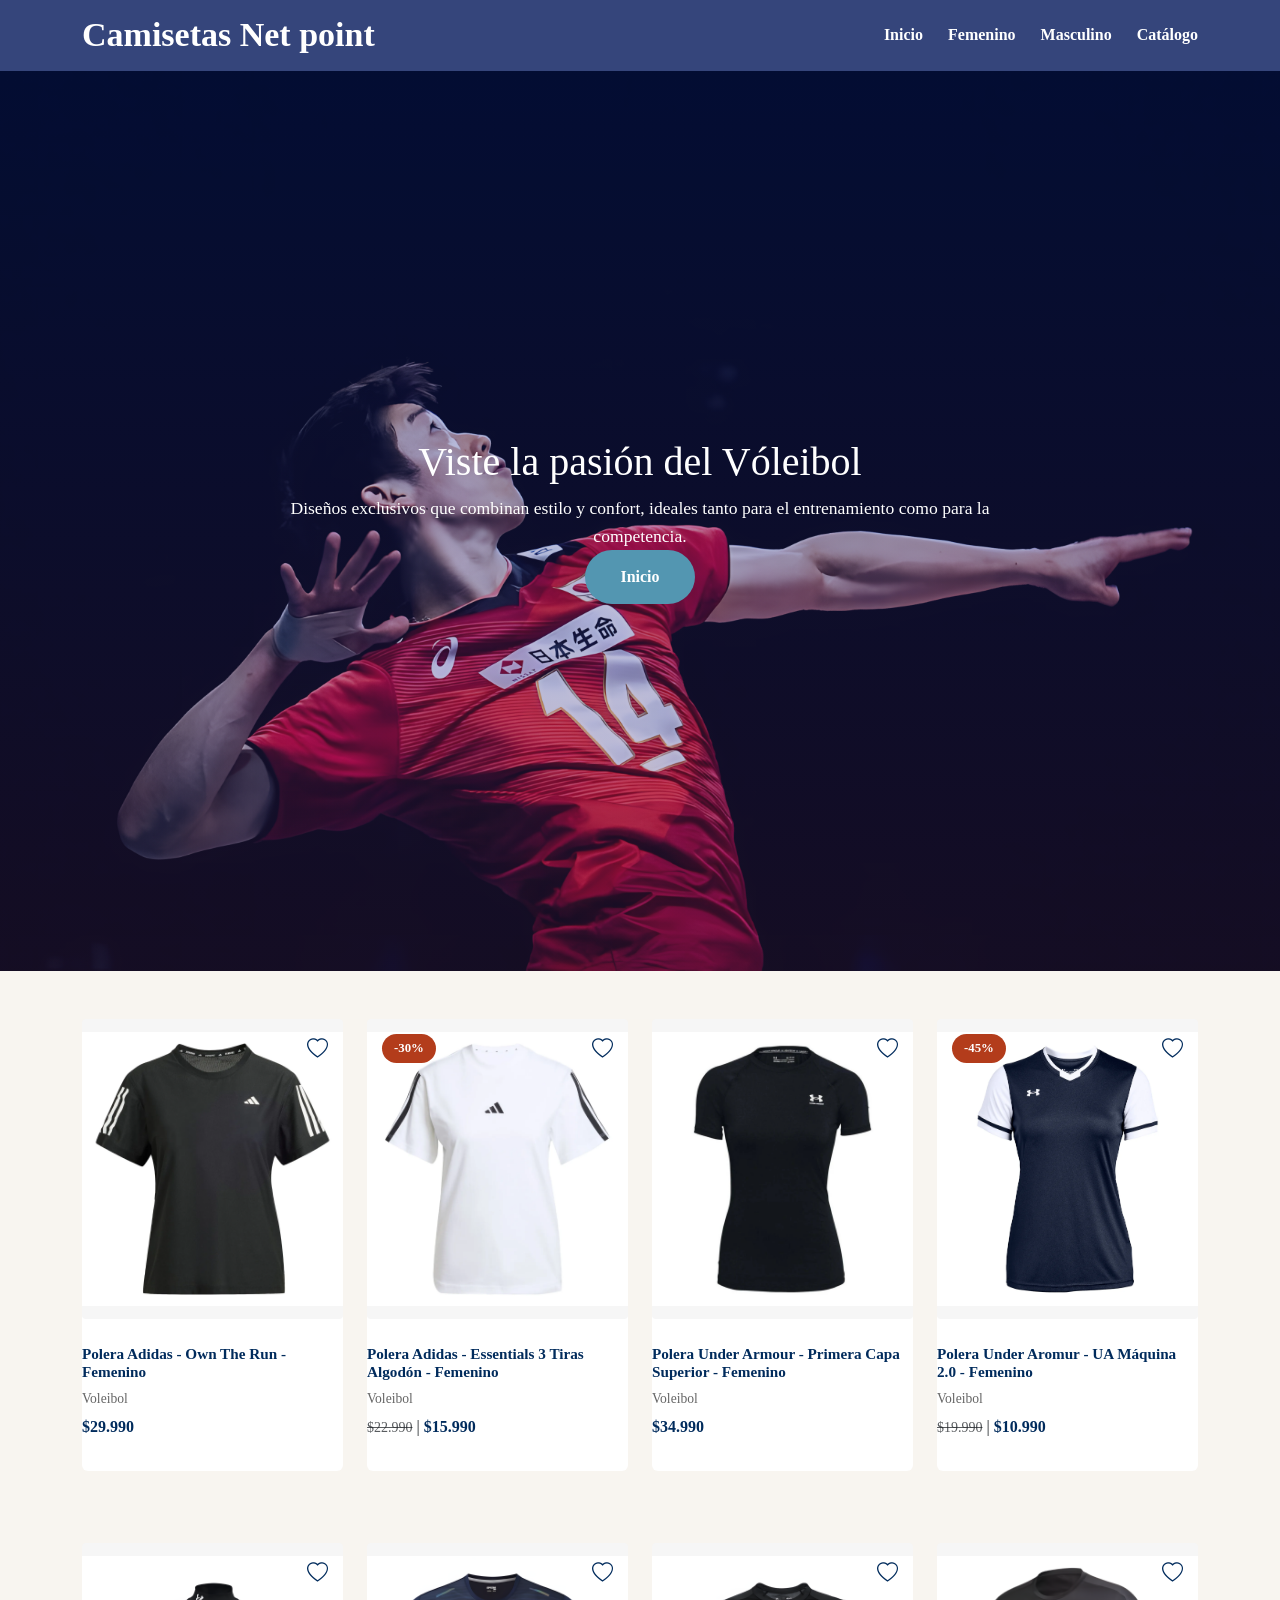
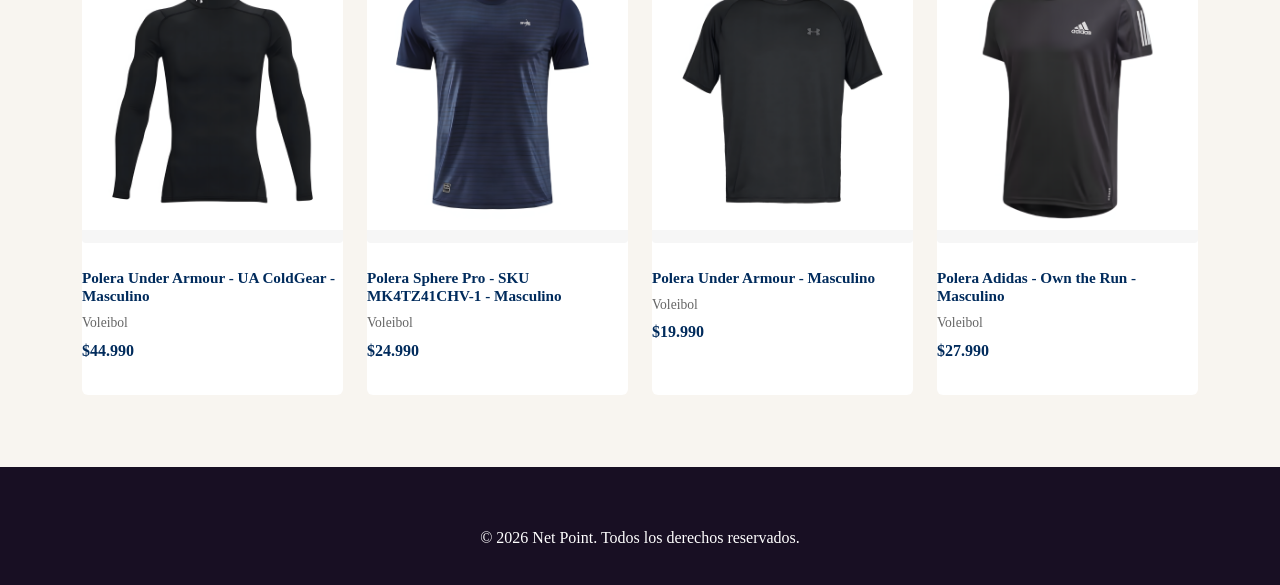
<file: camisetas.html>
<!DOCTYPE html>

<html lang="es">
<head>
    <meta charset="UTF-8">
    <meta name="viewport" content="width=device-width, initial-scale=1.0">
    <title>Camisetas Net Point</title>
     <link
    href="https://cdn.jsdelivr.net/npm/bootstrap@5.3.3/dist/css/bootstrap.min.css"
    rel="stylesheet">
    <!-- Bootstrap Icons -->
    <link rel="stylesheet" href="https://cdn.jsdelivr.net/npm/bootstrap-icons@1.11.0/font/bootstrap-icons.css">
    <!-- Tu CSS personalizado -->
    <link rel="stylesheet" href="css/style.css">
</head>
<body>
    <header class="header">
    <nav class="container nav-container">

      <h1 class="logo">Camisetas Net point</h1>

      <button id="btn-menu" class="btn-menu" aria-label="Abrir menú">
    <i class="bi bi-list"></i> <!-- Cambiado a Bootstrap Icon -->
</button>
      <ul id="menu-links" class="menu-links">
        <li><a href="index.html">Inicio</a></li>
        <li><a href="#Femeninas">Femenino</a></li>
        <li><a href="#Masculinas">Masculino</a></li>
        <li><a href="catalogo.html">Catálogo</a></li>
      </ul>

    </nav>
  </header>

    <section class="hero hero-inicio2">
        <div class="hero-contenido">
            <h1>Viste la pasión del Vóleibol</h1>
            <p>Diseños exclusivos que combinan estilo y confort, ideales tanto para el entrenamiento como para la competencia.</p> 
            <a href="index.html" class="btn2">Inicio</a>
        </div>
    </section>
<section id="Femeninas">
    <div class="container mt-5 mb-5">
        <div class="row">
            
            <!-- Tarjeta 1 -->
            <div class="col-md-3 col-sm-6 mb-4">
                <div class="card h-100 border-0">
                    <!-- Espacio de la foto con el zoom -->
                    <div class="foto-zapa" style="background-image: url('img/polera1.webp');">
                        <i class="bi bi-heart heart-icon"></i>
                    </div>
                    <!-- Info de la zapa -->
                    <div class="card-body px-0">
                        <h5 class="zapa-titulo">Polera Adidas - Own The Run - Femenino</h5>
                        <p class="zapa-cat">Voleibol</p>
                        <p class="zapa-precio">
                            <span class="precio-final">$29.990</span>
                        </p>
                    </div>
                </div>
            </div>

            <!-- Tarjeta 2 -->
            <div class="col-md-3 col-sm-6 mb-4">
                <div class="card h-100 border-0">
                    <!-- Ajusté la ruta de la imagen para que sea igual a la anterior -->
                    <div class="foto-zapa" style="background-image: url('img/polera2.webp');">
                        <span class="badge-desc">-30%</span>
                        <i class="bi bi-heart heart-icon"></i>
                    </div>
                    <div class="card-body px-0">
                        <h5 class="zapa-titulo">Polera Adidas - Essentials 3 Tiras Algodón  - Femenino </h5>
                        <p class="zapa-cat">Voleibol</p>
                        <p class="zapa-precio">
                            <span class="text-muted text-decoration-line-through small">$22.990</span> |
                            <span class="precio-final">$15.990</span>
                        </p>
                    </div>
                </div>
            </div>
            <div class="col-md-3 col-sm-6 mb-4">
                <div class="card h-100 border-0">
                    <!-- Ajusté la ruta de la imagen para que sea igual a la anterior -->
                    <div class="foto-zapa" style="background-image: url('img/polera3.png');">
                        <i class="bi bi-heart heart-icon"></i>
                    </div>
                    <div class="card-body px-0">
                        <h5 class="zapa-titulo">Polera Under Armour - Primera Capa Superior - Femenino </h5>
                        <p class="zapa-cat">Voleibol</p>
                        <p class="zapa-precio">  
                            <span class="precio-final">$34.990</span>
                        </p>
                    </div>
                </div>
            </div>
             <div class="col-md-3 col-sm-6 mb-4">
                <div class="card h-100 border-0">
                    <!-- Ajusté la ruta de la imagen para que sea igual a la anterior -->
                    <div class="foto-zapa" style="background-image: url('img/polera4.webp');">
                        <span class="badge-desc">-45%</span>
                        <i class="bi bi-heart heart-icon"></i>
                    </div>
                    <div class="card-body px-0">
                        <h5 class="zapa-titulo">Polera Under Aromur - UA Máquina 2.0 - Femenino </h5>
                        <p class="zapa-cat">Voleibol</p>
                        <p class="zapa-precio"> 
                             <span class="text-muted text-decoration-line-through small">$19.990</span> | 
                            <span class="precio-final">$10.990</span>
                        </p>
                    </div>
                </div>
            </div>

        </div>
    </div>
</section>
<section id="Masculinas">
    <div class="container mt-5 mb-5">
        <div class="row">
            
            <!-- Tarjeta 1 -->
            <div class="col-md-3 col-sm-6 mb-4">
                <div class="card h-100 border-0">
                    <!-- Espacio de la foto con el zoom -->
                    <div class="foto-zapa" style="background-image: url('img/polera5.png');">
                        <i class="bi bi-heart heart-icon"></i>
                    </div>
                    <!-- Info de la zapa -->
                    <div class="card-body px-0">
                        <h5 class="zapa-titulo">Polera Under Armour - UA ColdGear - Masculino</h5>
                        <p class="zapa-cat">Voleibol</p>
                        <p class="zapa-precio"> 
                            <span class="precio-final">$44.990</span>
                        </p>
                    </div>
                </div>
            </div>

            <!-- Tarjeta 2 -->
            <div class="col-md-3 col-sm-6 mb-4">
                <div class="card h-100 border-0">
                    <!-- Ajusté la ruta de la imagen para que sea igual a la anterior -->
                    <div class="foto-zapa" style="background-image: url('img/polera6.png');">
                        <i class="bi bi-heart heart-icon"></i>
                    </div>
                    <div class="card-body px-0">
                        <h5 class="zapa-titulo">Polera Sphere Pro - SKU MK4TZ41CHV-1 - Masculino</h5>
                        <p class="zapa-cat">Voleibol</p>
                        <p class="zapa-precio"> 
                            <span class="precio-final">$24.990</span>
                        </p>
                    </div>
                </div>
            </div>
            <div class="col-md-3 col-sm-6 mb-4">
                <div class="card h-100 border-0">
                    <div class="foto-zapa" style="background-image: url('img/polera7.png');">
                        <i class="bi bi-heart heart-icon"></i>
                    </div>
                    <div class="card-body px-0">
                        <h5 class="zapa-titulo">Polera Under Armour - Masculino </h5>
                        <p class="zapa-cat">Voleibol</p>
                        <p class="zapa-precio"> 
                            <span class="precio-final">$19.990</span>
                        </p>
                    </div>
                </div>
            </div>
             <div class="col-md-3 col-sm-6 mb-4">
                <div class="card h-100 border-0">
                    <!-- Ajusté la ruta de la imagen para que sea igual a la anterior -->
                    <div class="foto-zapa" style="background-image: url('img/polera8.png');">
                        <i class="bi bi-heart heart-icon"></i>
                    </div>
                    <div class="card-body px-0">
                        <h5 class="zapa-titulo">Polera Adidas - Own the Run - Masculino </h5>
                        <p class="zapa-cat">Voleibol</p>
                        <p class="zapa-precio"> 
                            <span class="precio-final">$27.990</span>
                        </p>
                    </div>
                </div>
            </div>

        </div>
    </div>
</section> 


<footer class="footer">

    <p class="mt-4 mb-0">
      &copy; 2026 Net Point. Todos los derechos reservados.
    </p>
  </footer>
<!-- LUEGO LOS SCRIPTS -->
<script src="https://cdn.jsdelivr.net/npm/bootstrap@5.3.0/dist/js/bootstrap.bundle.min.js"></script>
<script src="js/app2.js"></script>


</body>
</html>
</file>
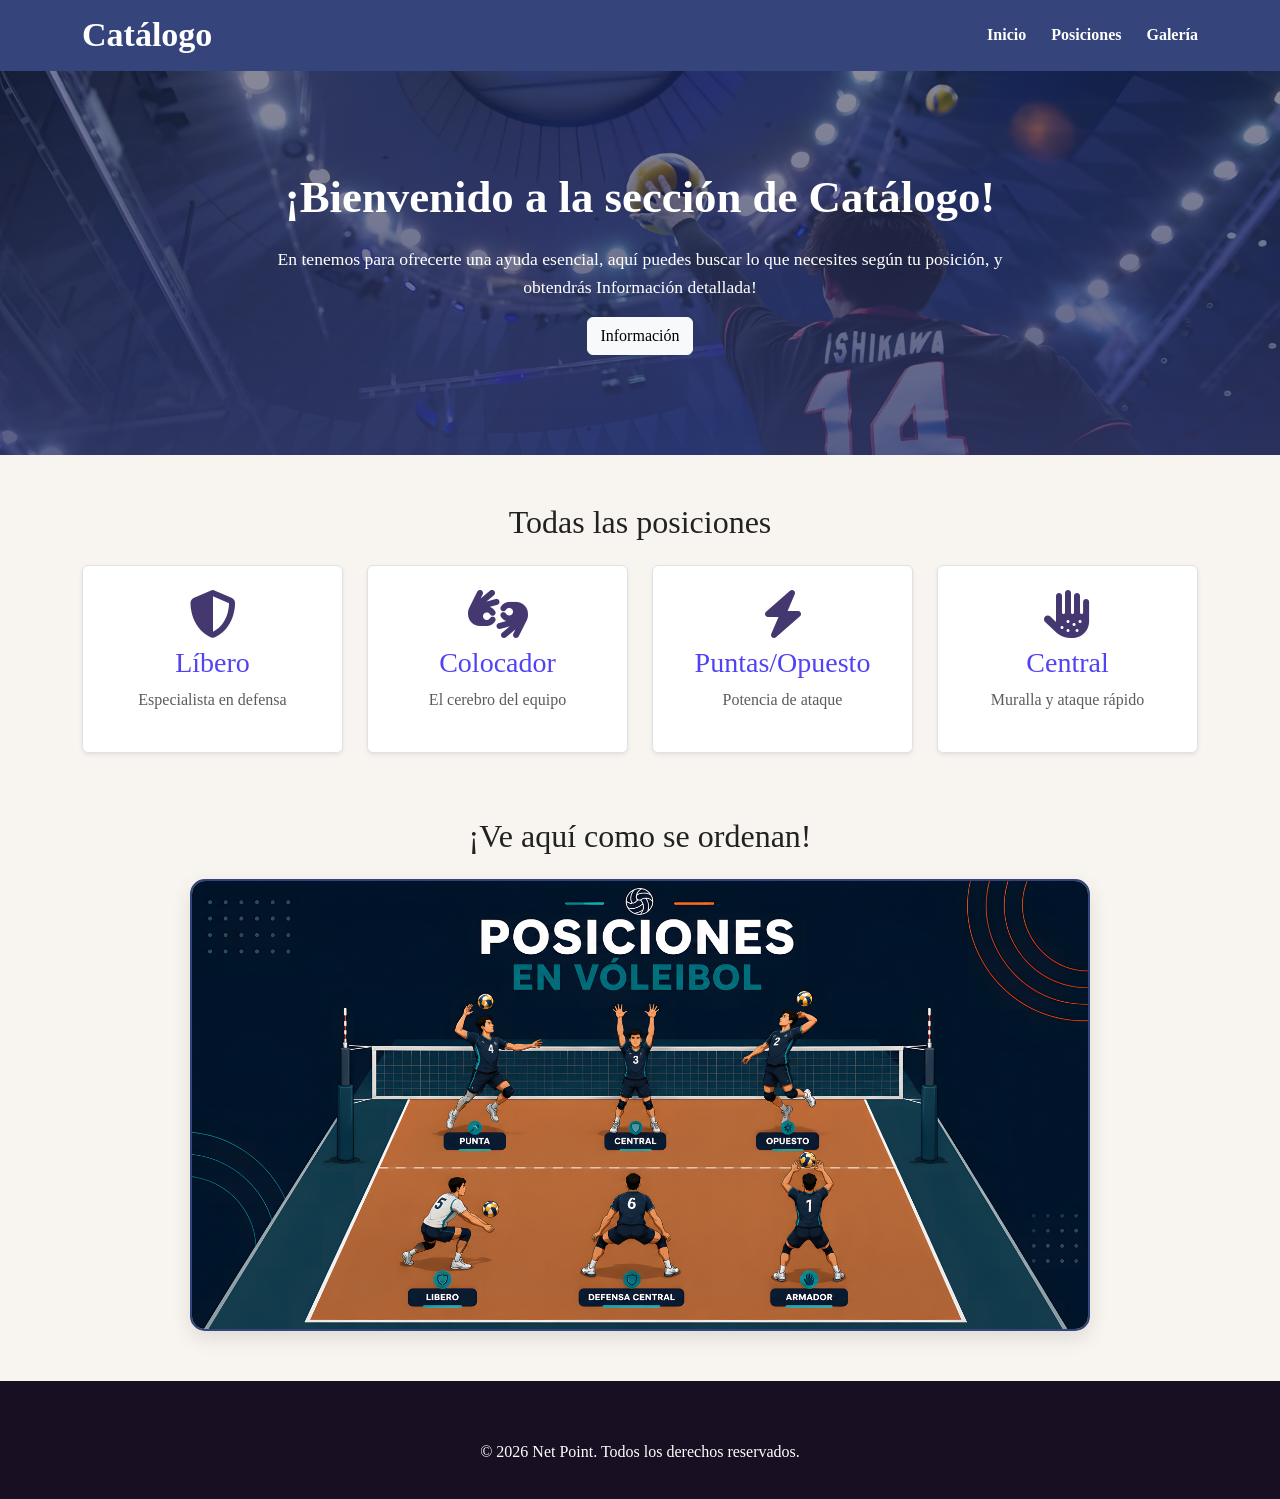
<file: catalogo.html>
<!DOCTYPE html>
<html lang="es">
<head>
  <meta charset="UTF-8" />

  <meta name="viewport" content="width=device-width, initial-scale=1.0" />

  <title>Catalogo Net Point</title>

  <!-- Bootstrap CSS -->
  <link
    href="https://cdn.jsdelivr.net/npm/bootstrap@5.3.3/dist/css/bootstrap.min.css"
    rel="stylesheet"
  />

  <!-- Font Awesome para iconos -->
  <link
    rel="stylesheet"
    href="https://cdnjs.cloudflare.com/ajax/libs/font-awesome/6.5.1/css/all.min.css"
  />

  <!-- CSS propio -->
  <link rel="stylesheet" href="css/style.css" />
</head>

<body>
    <header class="header2">
    <nav class="container nav-container2">

      <h1 class="logo">Catálogo</h1>

      <button id="btn-menu2" class="btn-menu2" aria-label="Abrir menú">
        <i class="fa-solid fa-bars"></i>
      </button>

      <ul id="menu-links2" class="menu-links2">
        <li><a href="index.html">Inicio</a></li>
        <li><a href="#Posiciones">Posiciones</a></li>
        <li><a href="#galeria2">Galería</a></li>
      </ul>

    </nav>
  </header>
   <main>

    <!-- HERO -->
    <section id="Inicio2" class="hero2">
      <div class="container2">
        <h2>¡Bienvenido a la sección de Catálogo!</h2>

        <p>
          En tenemos para ofrecerte una ayuda esencial, aquí puedes buscar lo que necesites según tu posición, y obtendrás Información detallada!
        </p>

        <a href="#Info" class="btn btn-light mt-3">
          Información
        </a>
      </div>
    </section>
    <section id="Posiciones" class="container my-5">
      <h2 class="text-center mb-4">Todas las posiciones</h2>
<div class="row text-center">
  <!-- Tarjeta Libero -->
  <div class="col-md-3 mb-3">
    <a href="libero.html" class="text-decoration-none">
      <div class="card-posicion p-4 border rounded shadow-sm">
        <i class="fa-solid fa-shield-halved fa-3x mb-2"></i>
        <h3>Líbero</h3>
        <p class="text-muted">Especialista en defensa</p>
      </div>
    </a>
  </div>

  <!-- Tarjeta Colocador -->
  <div class="col-md-3 mb-3">
    <a href="colocador.html" class="text-decoration-none">
      <div class="card-posicion p-4 border rounded shadow-sm">
        <i class="fa-solid fa-hands-asl-interpreting fa-3x mb-2"></i>
        <h3>Colocador</h3>
        <p class="text-muted">El cerebro del equipo</p>
      </div>
    </a>
  </div>

  <!-- Tarjeta Puntas -->
  <div class="col-md-3 mb-3">
    <a href="punta.html" class="text-decoration-none">
      <div class="card-posicion p-4 border rounded shadow-sm">
        <i class="fa-solid fa-bolt fa-3x mb-2"></i>
        <h3>Puntas/Opuesto</h3>
        <p class="text-muted">Potencia de ataque</p>
      </div>
    </a>
  </div>
<div class="col-md-3 mb-3">
  <a href="centrales.html" class="text-decoration-none">
    <div class="card-posicion p-4 border rounded shadow-sm">
      <i class="fa-solid fa-hand-dots fa-3x mb-2"></i>
      <h3>Central</h3>
      <p class="text-muted">Muralla y ataque rápido</p>
    </div>
  </a>
</div>
</section>
<section id="Info">
 <section id="galeria2">
<h2 class="text-center mb-4">¡Ve aquí como se ordenan!</h2>
 <div class="container text-center mt-4">
    <img src="img/posicioness.png" alt="Esquema de posiciones" class="img-fluid esquema-posiciones">
</div>
 </div>
 </section>
 </section>
</main>
 <footer class="footer">
    <p class="mt-4 mb-0">
      &copy; 2026 Net Point. Todos los derechos reservados.
    </p>
  </footer>
  </body>
  </html>
</file>
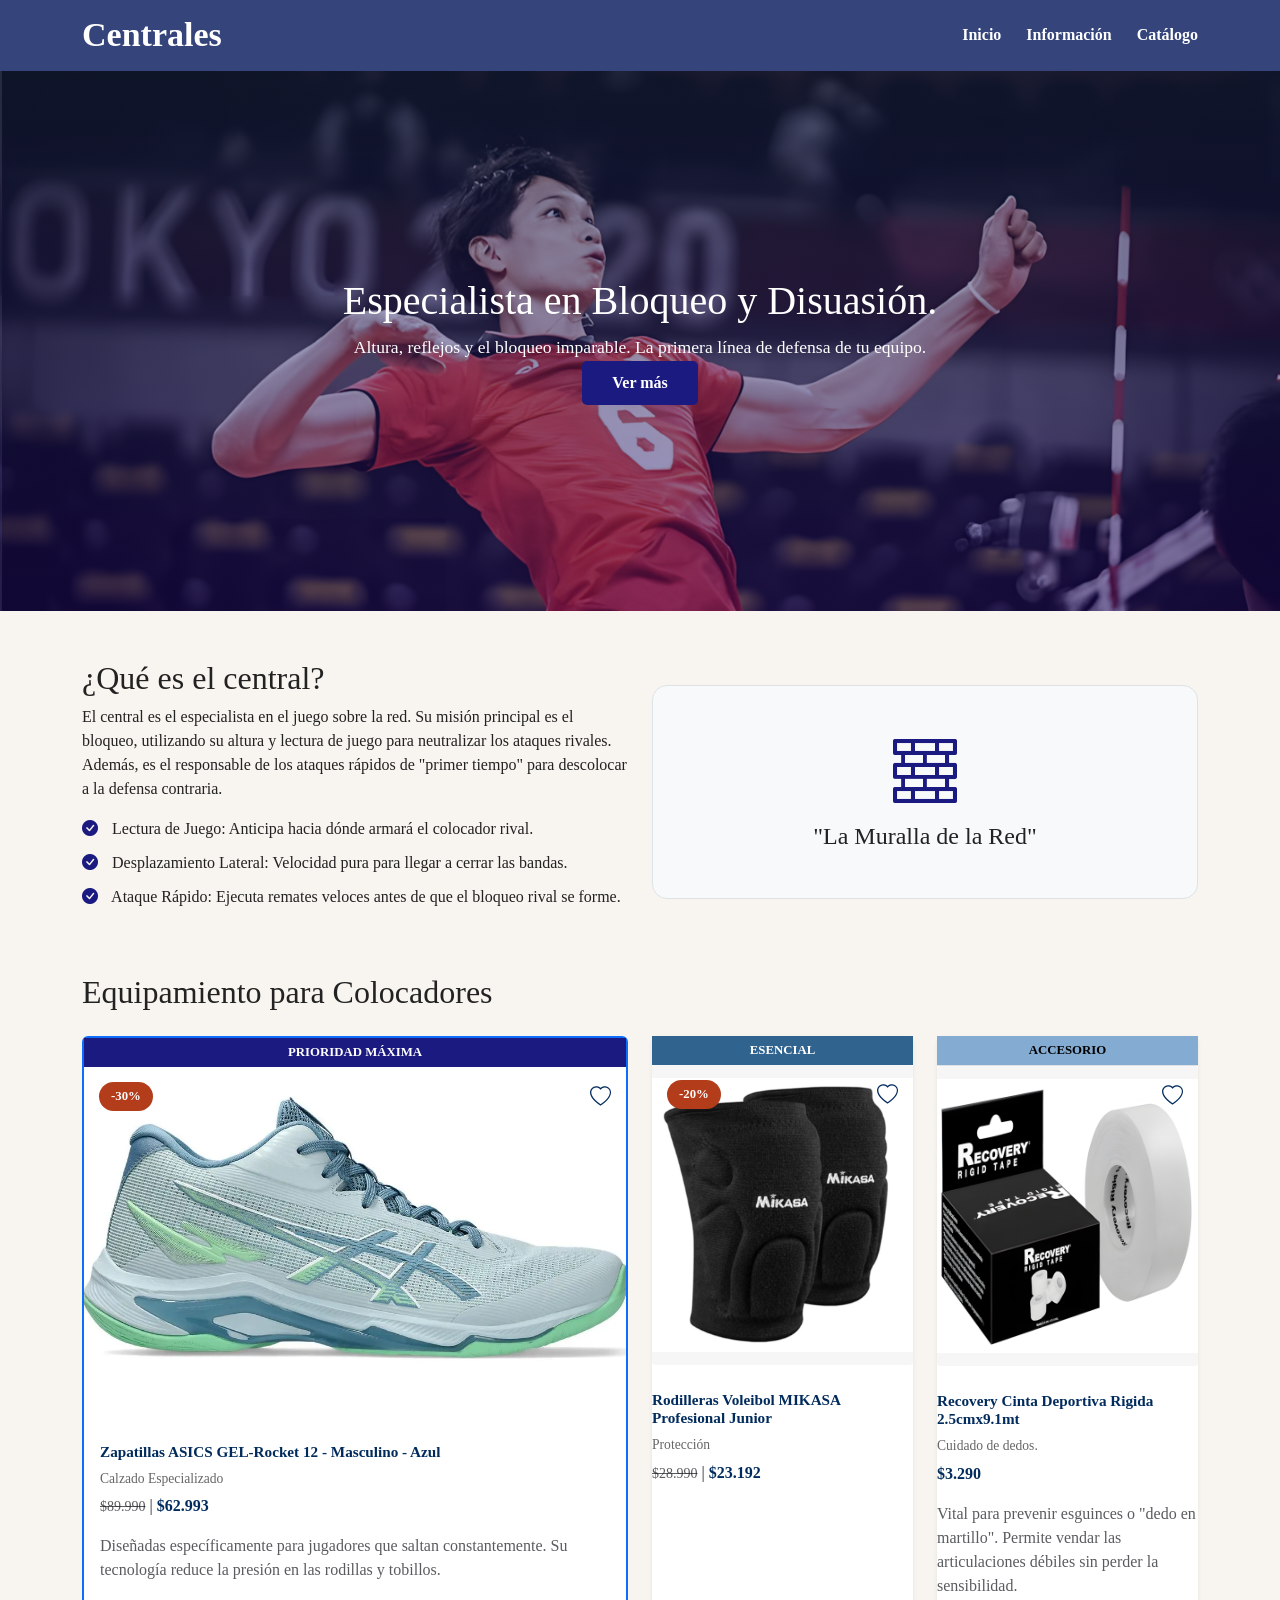
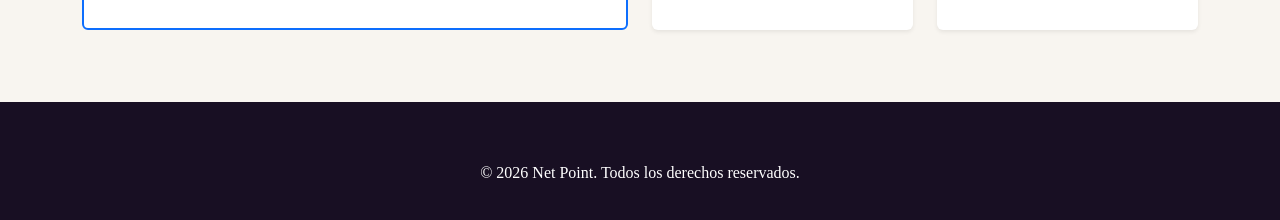
<file: centrales.html>
<!DOCTYPE html>

<html lang="es">
<head>
    <meta charset="UTF-8">
    <meta name="viewport" content="width=device-width, initial-scale=1.0">
    <title>Centrales</title>
     <link
    href="https://cdn.jsdelivr.net/npm/bootstrap@5.3.3/dist/css/bootstrap.min.css"
    rel="stylesheet">
    <!-- Bootstrap Icons -->
    <link rel="stylesheet" href="https://cdn.jsdelivr.net/npm/bootstrap-icons@1.11.0/font/bootstrap-icons.css">
    <!-- Tu CSS personalizado -->
    <link rel="stylesheet" href="css/style.css">
</head>
<body>
    <header class="header">
    <nav class="container nav-container">

      <h1 class="logo">Centrales</h1>

      <button id="btn-menu" class="btn-menu" aria-label="Abrir menú">
    <i class="bi bi-list"></i> <!-- Cambiado a Bootstrap Icon -->
</button>
      <ul id="menu-links" class="menu-links">
        <li><a href="index.html">Inicio</a></li>
        <li><a href="#InfoLibero">Información</a></li>
        <li><a href="catalogo.html">Catálogo</a></li>
      </ul>

    </nav>
  </header>

  <!-- SECCIÓN HERO LÍBERO -->
<section class="hero hero-central">
    <div class="hero-contenido-libero">
        <h1>Especialista en Bloqueo y Disuasión.</h1>
        <p>Altura, reflejos y el bloqueo imparable. La primera línea de defensa de tu equipo.</p> 
        <a href="#InfoLibero" class="btn-libero">Ver más</a>
    </div>
</section>

<!-- INFORMACIÓN DE LA POSICIÓN -->
<section id="InfoLibero" class="container mt-5">
    <div class="row align-items-center">
        <div class="col-lg-6">
            <h2 class="titulo-posicion">¿Qué es el central?</h2>
            <p class="descripcion-posicion">El central es el especialista en el juego sobre la red. Su misión principal es el bloqueo, utilizando su altura y lectura de juego para neutralizar los ataques rivales. Además, es el responsable de los ataques rápidos de "primer tiempo" para descolocar a la defensa contraria.</p>
            <ul class="lista-caracteristicas">
                <li><i class="bi bi-check-circle-fill"></i> Lectura de Juego: Anticipa hacia dónde armará el colocador rival.</li>
                <li><i class="bi bi-check-circle-fill"></i> Desplazamiento Lateral: Velocidad pura para llegar a cerrar las bandas.</li>
                <li><i class="bi bi-check-circle-fill"></i> Ataque Rápido: Ejecuta remates veloces antes de que el bloqueo rival se forme.</li>
            </ul>
        </div>
        <div class="col-lg-6 text-center">
           <div class="box-destacado">
    <i class="bi bi-bricks"></i>
    <h4>"La Muralla de la Red"</h4>
</div>
        </div>
    </div>
</section>

<!-- EQUIPAMIENTO POR JERARQUÍA -->
<section id="EquipamientoLibero" class="container mt-5 mb-5">
    <div class="row">
        <h2 class="mb-4">Equipamiento para Colocadores</h2>
        
        <!-- PRIORIDAD 1: ALTA (MÁS IMPORTANTE) -->
        <!-- Ocupa col-md-6 para destacar visualmente sobre el resto -->
        <div class="col-md-6 mb-4">
            <div class="card h-100 border-primary tarjeta-prioridad-alta">
                <div class="prioridad-label-alta">Prioridad Máxima</div>
                <div class="foto-zapa" style="background-image: url('img/image-8.webp'); height: 350px;">
                    <span class="badge-desc">-30%</span>
                    <i class="bi bi-heart heart-icon"></i>
                </div>
                <div class="card-body">
                    <h4 class="zapa-titulo">Zapatillas ASICS GEL-Rocket 12 - Masculino - Azul </h4>
                    <p class="zapa-cat">Calzado Especializado</p>
                    <p class="zapa-precio">
                    <span class="text-muted text-decoration-line-through small">$89.990</span> | 
                        <span class="precio-final">$62.993</span>
                    </p>
                    <p class="mt-2 text-muted">Diseñadas específicamente para jugadores que saltan constantemente. Su tecnología reduce la presión en las rodillas y tobillos.</p>
                </div>
            </div>
        </div>

        <!-- PRIORIDAD 2: MEDIA -->
        <div class="col-md-3 col-sm-6 mb-4">
            <div class="card h-100 border-0 shadow-sm">
               <div class="prioridad-label-media">Esencial</div>
                <div class="foto-zapa" style="background-image: url('img/rodilleras.png');">
                    <span class="badge-desc">-20%</span>
                    <i class="bi bi-heart heart-icon"></i>
                </div>
                <div class="card-body px-0">
                    <h5 class="zapa-titulo">Rodilleras Voleibol MIKASA Profesional Junior</h5>
                    <p class="zapa-cat">Protección</p>
                    <p class="zapa-precio">
                        <span class="text-muted text-decoration-line-through small">$28.990</span> | 
                        <span class="precio-final">$23.192</span>
                    </p>
                </div>
            </div>
        </div>

        <!-- PRIORIDAD 3: BAJA -->
        <div class="col-md-3 col-sm-6 mb-4">
            <div class="card h-100 border-0 shadow-sm">
              <div class="prioridad-label-baja">Accesorio</div>
                <div class="foto-zapa" style="background-image: url('img/tapes.png');">
                    <i class="bi bi-heart heart-icon"></i>
                </div>
                <div class="card-body px-0">
                    <h5 class="zapa-titulo">Recovery Cinta Deportiva Rigida 2.5cmx9.1mt</h5>
                    <p class="zapa-cat">Cuidado de dedos.</p>
                    <p class="zapa-precio">
                        <span class="precio-final">$3.290</span>
                    </p>
                    <p class="mt-2 text-muted">Vital para prevenir esguinces o "dedo en martillo". Permite vendar las articulaciones débiles sin perder la sensibilidad.</p>
                </div>
            </div>
        </div>

    </div>
</section>
<footer class="footer">

    <p class="mt-4 mb-0">
      &copy; 2026 Net Point. Todos los derechos reservados.
    </p>
  </footer>
<!-- LUEGO LOS SCRIPTS -->
<script src="https://cdn.jsdelivr.net/npm/bootstrap@5.3.0/dist/js/bootstrap.bundle.min.js"></script>
<script src="js/app2.js"></script>


</body>
</html>
</file>
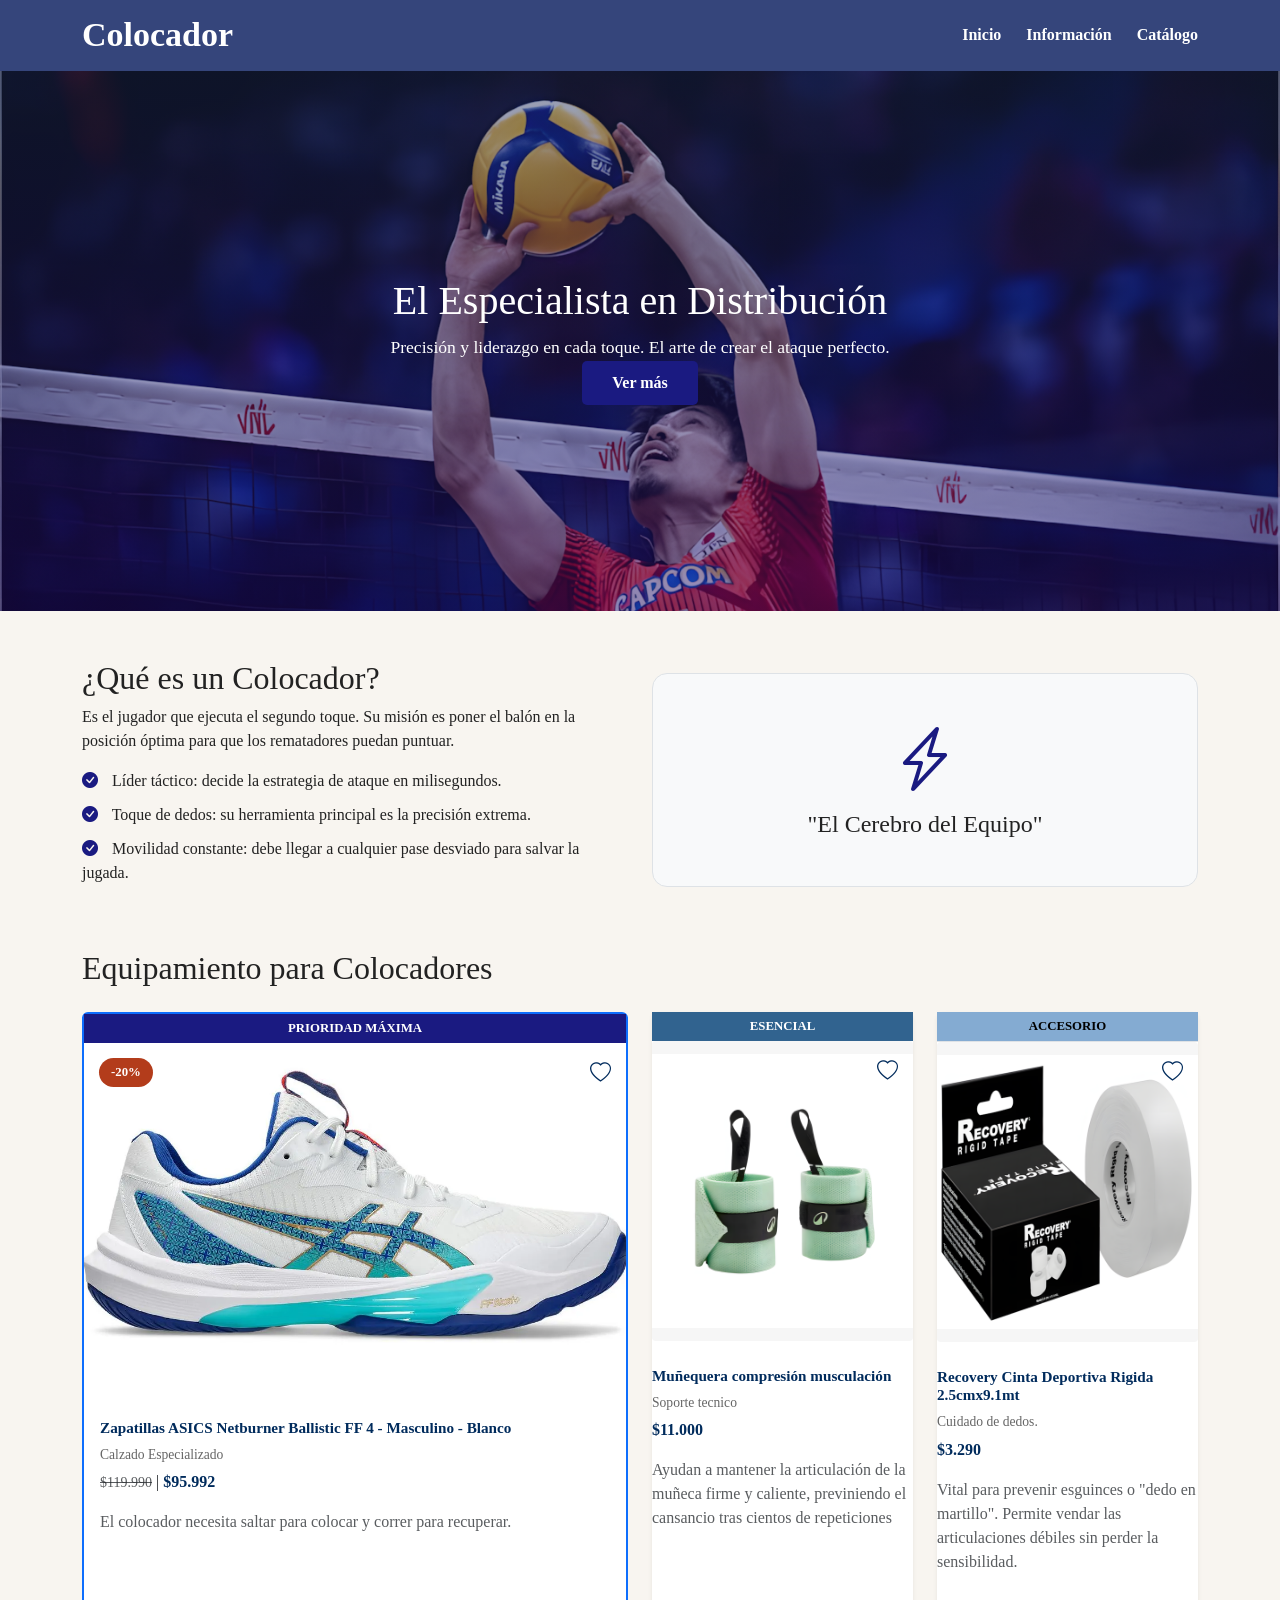
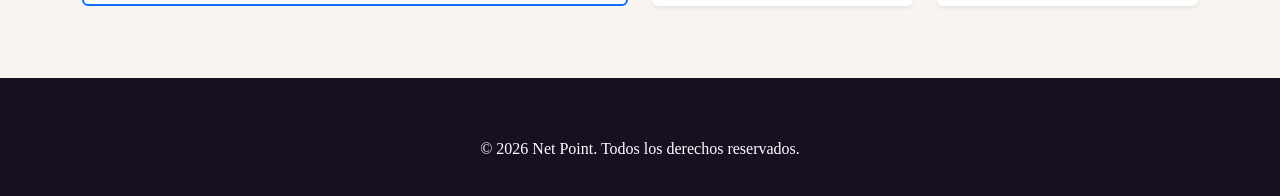
<file: colocador.html>
<!DOCTYPE html>

<html lang="es">
<head>
    <meta charset="UTF-8">
    <meta name="viewport" content="width=device-width, initial-scale=1.0">
    <title>Colocador</title>
     <link
    href="https://cdn.jsdelivr.net/npm/bootstrap@5.3.3/dist/css/bootstrap.min.css"
    rel="stylesheet">
    <!-- Bootstrap Icons -->
    <link rel="stylesheet" href="https://cdn.jsdelivr.net/npm/bootstrap-icons@1.11.0/font/bootstrap-icons.css">
    <!-- Tu CSS personalizado -->
    <link rel="stylesheet" href="css/style.css">
</head>
<body>
    <header class="header">
    <nav class="container nav-container">

      <h1 class="logo">Colocador</h1>

      <button id="btn-menu" class="btn-menu" aria-label="Abrir menú">
    <i class="bi bi-list"></i> <!-- Cambiado a Bootstrap Icon -->
</button>
      <ul id="menu-links" class="menu-links">
        <li><a href="index.html">Inicio</a></li>
        <li><a href="#InfoLibero">Información</a></li>
        <li><a href="catalogo.html">Catálogo</a></li>
      </ul>

    </nav>
  </header>

  <!-- SECCIÓN HERO LÍBERO -->
<section class="hero hero-colocador">
    <div class="hero-contenido-libero">
        <h1>El Especialista en Distribución</h1>
        <p>Precisión y liderazgo en cada toque. El arte de crear el ataque perfecto.</p> 
        <a href="#InfoLibero" class="btn-libero">Ver más</a>
    </div>
</section>

<!-- INFORMACIÓN DE LA POSICIÓN -->
<section id="InfoLibero" class="container mt-5">
    <div class="row align-items-center">
        <div class="col-lg-6">
            <h2 class="titulo-posicion">¿Qué es un Colocador?</h2>
            <p class="descripcion-posicion">Es el jugador que ejecuta el segundo toque. Su misión es poner el balón en la posición óptima para que los rematadores puedan puntuar.</p>
            <ul class="lista-caracteristicas">
                <li><i class="bi bi-check-circle-fill"></i> Líder táctico: decide la estrategia de ataque en milisegundos.</li>
                <li><i class="bi bi-check-circle-fill"></i> Toque de dedos: su herramienta principal es la precisión extrema.</li>
                <li><i class="bi bi-check-circle-fill"></i> Movilidad constante: debe llegar a cualquier pase desviado para salvar la jugada.</li>
            </ul>
        </div>
        <div class="col-lg-6 text-center">
            <div class="box-destacado">
    <i class="bi bi-lightning-charge"></i>
    <h4>"El Cerebro del Equipo"</h4>
</div>
        </div>
    </div>
</section>

<!-- EQUIPAMIENTO POR JERARQUÍA -->
<section id="EquipamientoLibero" class="container mt-5 mb-5">
    <div class="row">
        <h2 class="mb-4">Equipamiento para Colocadores</h2>
        
        <!-- PRIORIDAD 1: ALTA (MÁS IMPORTANTE) -->
        <!-- Ocupa col-md-6 para destacar visualmente sobre el resto -->
        <div class="col-md-6 mb-4">
            <div class="card h-100 border-primary tarjeta-prioridad-alta">
                <div class="prioridad-label-alta">Prioridad Máxima</div>
                <div class="foto-zapa" style="background-image: url('img/image-6.webp'); height: 350px;">
                    <span class="badge-desc">-20%</span>
                    <i class="bi bi-heart heart-icon"></i>
                </div>
                <div class="card-body">
                    <h4 class="zapa-titulo">Zapatillas ASICS Netburner Ballistic FF 4 - Masculino - Blanco</h4>
                    <p class="zapa-cat">Calzado Especializado</p>
                    <p class="zapa-precio">
                        <span class="text-muted text-decoration-line-through small">$119.990</span> | 
                        <span class="precio-final">$95.992</span>
                    </p>
                    <p class="mt-2 text-muted">El colocador necesita saltar para colocar y correr para recuperar.</p>
                </div>
            </div>
        </div>

        <!-- PRIORIDAD 2: MEDIA -->
        <div class="col-md-3 col-sm-6 mb-4">
            <div class="card h-100 border-0 shadow-sm">
                <div class="prioridad-label-media">Esencial</div>
                <div class="foto-zapa" style="background-image: url('img/muniequera.png');">
                    <i class="bi bi-heart heart-icon"></i>
                </div>
                <div class="card-body px-0">
                    <h5 class="zapa-titulo">Muñequera compresión musculación</h5>
                    <p class="zapa-cat">Soporte tecnico</p>
                    <p class="zapa-precio"> 
                        <span class="precio-final">$11.000</span>
                    </p>
                    <p class="mt-2 text-muted">Ayudan a mantener la articulación de la muñeca firme y caliente, previniendo el cansancio tras cientos de repeticiones</p>
                </div>
            </div>
        </div>

        <!-- PRIORIDAD 3: BAJA -->
        <div class="col-md-3 col-sm-6 mb-4">
            <div class="card h-100 border-0 shadow-sm">
                <div class="prioridad-label-baja">Accesorio</div>
                <div class="foto-zapa" style="background-image: url('img/tapes.png');">
                    <i class="bi bi-heart heart-icon"></i>
                </div>
                <div class="card-body px-0">
                    <h5 class="zapa-titulo">Recovery Cinta Deportiva Rigida 2.5cmx9.1mt</h5>
                    <p class="zapa-cat">Cuidado de dedos.</p>
                    <p class="zapa-precio">
                        <span class="precio-final">$3.290</span>
                    </p>
                    <p class="mt-2 text-muted">Vital para prevenir esguinces o "dedo en martillo". Permite vendar las articulaciones débiles sin perder la sensibilidad.</p>
                </div>
            </div>
        </div>

    </div>
</section>
<footer class="footer">

    <p class="mt-4 mb-0">
      &copy; 2026 Net Point. Todos los derechos reservados.
    </p>
  </footer>
<!-- LUEGO LOS SCRIPTS -->
<script src="https://cdn.jsdelivr.net/npm/bootstrap@5.3.0/dist/js/bootstrap.bundle.min.js"></script>
<script src="js/app2.js"></script>


</body>
</html>
</file>
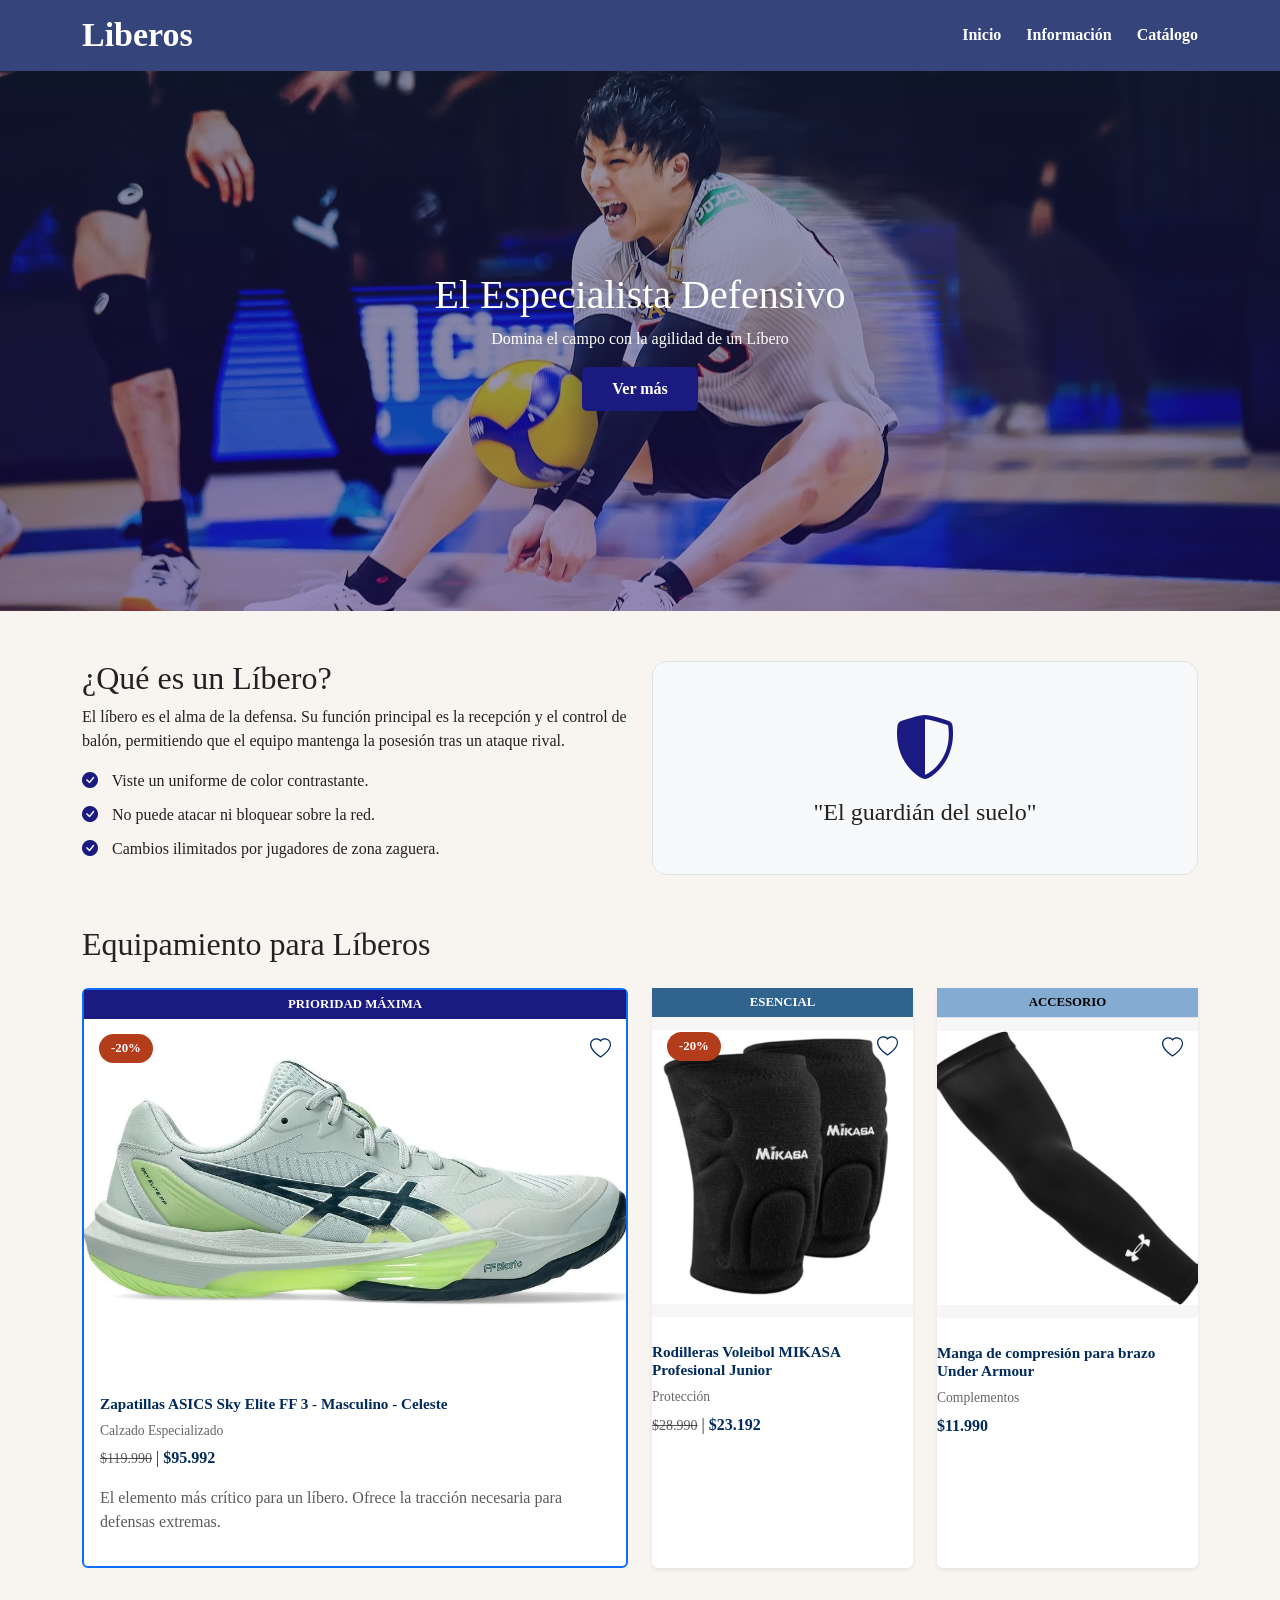
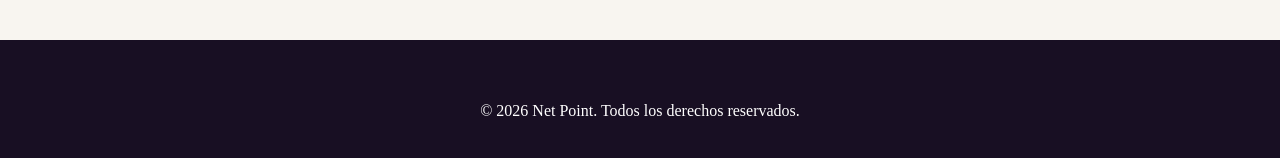
<file: Libero.html>
<!DOCTYPE html>

<html lang="es">
<head>
    <meta charset="UTF-8">
    <meta name="viewport" content="width=device-width, initial-scale=1.0">
    <title>Liberos</title>
     <link
    href="https://cdn.jsdelivr.net/npm/bootstrap@5.3.3/dist/css/bootstrap.min.css"
    rel="stylesheet">
    <!-- Bootstrap Icons -->
    <link rel="stylesheet" href="https://cdn.jsdelivr.net/npm/bootstrap-icons@1.11.0/font/bootstrap-icons.css">
    <!-- Tu CSS personalizado -->
    <link rel="stylesheet" href="css/style.css">
</head>
<body>
    <header class="header">
    <nav class="container nav-container">

      <h1 class="logo">Liberos</h1>

      <button id="btn-menu" class="btn-menu" aria-label="Abrir menú">
    <i class="bi bi-list"></i> <!-- Cambiado a Bootstrap Icon -->
</button>
      <ul id="menu-links" class="menu-links">
        <li><a href="index.html">Inicio</a></li>
        <li><a href="#InfoLibero">Información</a></li>
        <li><a href="catalogo.html">Catálogo</a></li>
      </ul>

    </nav>
  </header>

  <!-- SECCIÓN HERO LÍBERO -->
<section class="hero-libero">
    <div class="hero-contenido-libero">
        <h1>El Especialista Defensivo</h1>
        <p>Domina el campo con la agilidad de un Líbero</p> 
        <a href="#InfoLibero" class="btn-libero">Ver más</a>
    </div>
</section>

<!-- INFORMACIÓN DE LA POSICIÓN -->
<section id="InfoLibero" class="container mt-5">
    <div class="row align-items-center">
        <div class="col-lg-6">
            <h2 class="titulo-posicion">¿Qué es un Líbero?</h2>
            <p class="descripcion-posicion">El líbero es el alma de la defensa. Su función principal es la recepción y el control de balón, permitiendo que el equipo mantenga la posesión tras un ataque rival.</p>
            <ul class="lista-caracteristicas">
                <li><i class="bi bi-check-circle-fill"></i> Viste un uniforme de color contrastante.</li>
                <li><i class="bi bi-check-circle-fill"></i> No puede atacar ni bloquear sobre la red.</li>
                <li><i class="bi bi-check-circle-fill"></i> Cambios ilimitados por jugadores de zona zaguera.</li>
            </ul>
        </div>
        <div class="col-lg-6 text-center">
            <div class="box-destacado">
                <i class="bi bi-shield-shaded"></i>
                <h4>"El guardián del suelo"</h4>
            </div>
        </div>
    </div>
</section>

<!-- EQUIPAMIENTO POR JERARQUÍA -->
<section id="EquipamientoLibero" class="container mt-5 mb-5">
    <div class="row">
        <h2 class="mb-4">Equipamiento para Líberos</h2>
        
        <!-- PRIORIDAD 1: ALTA (MÁS IMPORTANTE) -->
        <!-- Ocupa col-md-6 para destacar visualmente sobre el resto -->
        <div class="col-md-6 mb-4">
            <div class="card h-100 border-primary tarjeta-prioridad-alta">
                <div class="prioridad-label-alta">Prioridad Máxima</div>
                <div class="foto-zapa" style="background-image: url('img/image-7.webp'); height: 350px;">
                    <span class="badge-desc">-20%</span>
                    <i class="bi bi-heart heart-icon"></i>
                </div>
                <div class="card-body">
                    <h4 class="zapa-titulo">Zapatillas ASICS Sky Elite FF 3 - Masculino - Celeste</h4>
                    <p class="zapa-cat">Calzado Especializado</p>
                    <p class="zapa-precio">
                        <span class="text-muted text-decoration-line-through small">$119.990</span> | 
                        <span class="precio-final">$95.992</span>
                    </p>
                    <p class="mt-2 text-muted">El elemento más crítico para un líbero. Ofrece la tracción necesaria para defensas extremas.</p>
                </div>
            </div>
        </div>

        <!-- PRIORIDAD 2: MEDIA -->
        <div class="col-md-3 col-sm-6 mb-4">
            <div class="card h-100 border-0 shadow-sm">
                <div class="prioridad-label-media">Esencial</div>
                <div class="foto-zapa" style="background-image: url('img/rodilleras.png');">
                    <span class="badge-desc">-20%</span>
                    <i class="bi bi-heart heart-icon"></i>
                </div>
                <div class="card-body px-0">
                    <h5 class="zapa-titulo">Rodilleras Voleibol MIKASA Profesional Junior</h5>
                    <p class="zapa-cat">Protección</p>
                    <p class="zapa-precio">
                        <span class="text-muted text-decoration-line-through small">$28.990</span> | 
                        <span class="precio-final">$23.192</span>
                    </p>
                </div>
            </div>
        </div>

        <!-- PRIORIDAD 3: BAJA -->
        <div class="col-md-3 col-sm-6 mb-4">
            <div class="card h-100 border-0 shadow-sm">
                <div class="prioridad-label-baja">Accesorio</div>
                <div class="foto-zapa" style="background-image: url('img/manga.webp');">
                    <i class="bi bi-heart heart-icon"></i>
                </div>
                <div class="card-body px-0">
                    <h5 class="zapa-titulo">Manga de compresión para brazo Under Armour</h5>
                    <p class="zapa-cat">Complementos</p>
                    <p class="zapa-precio">
                        <span class="precio-final">$11.990</span>
                    </p>
                </div>
            </div>
        </div>

    </div>
</section>
<footer class="footer">

    <p class="mt-4 mb-0">
      &copy; 2026 Net Point. Todos los derechos reservados.
    </p>
  </footer>
<!-- LUEGO LOS SCRIPTS -->
<script src="https://cdn.jsdelivr.net/npm/bootstrap@5.3.0/dist/js/bootstrap.bundle.min.js"></script>
<script src="js/app2.js"></script>


</body>
</html>
</file>
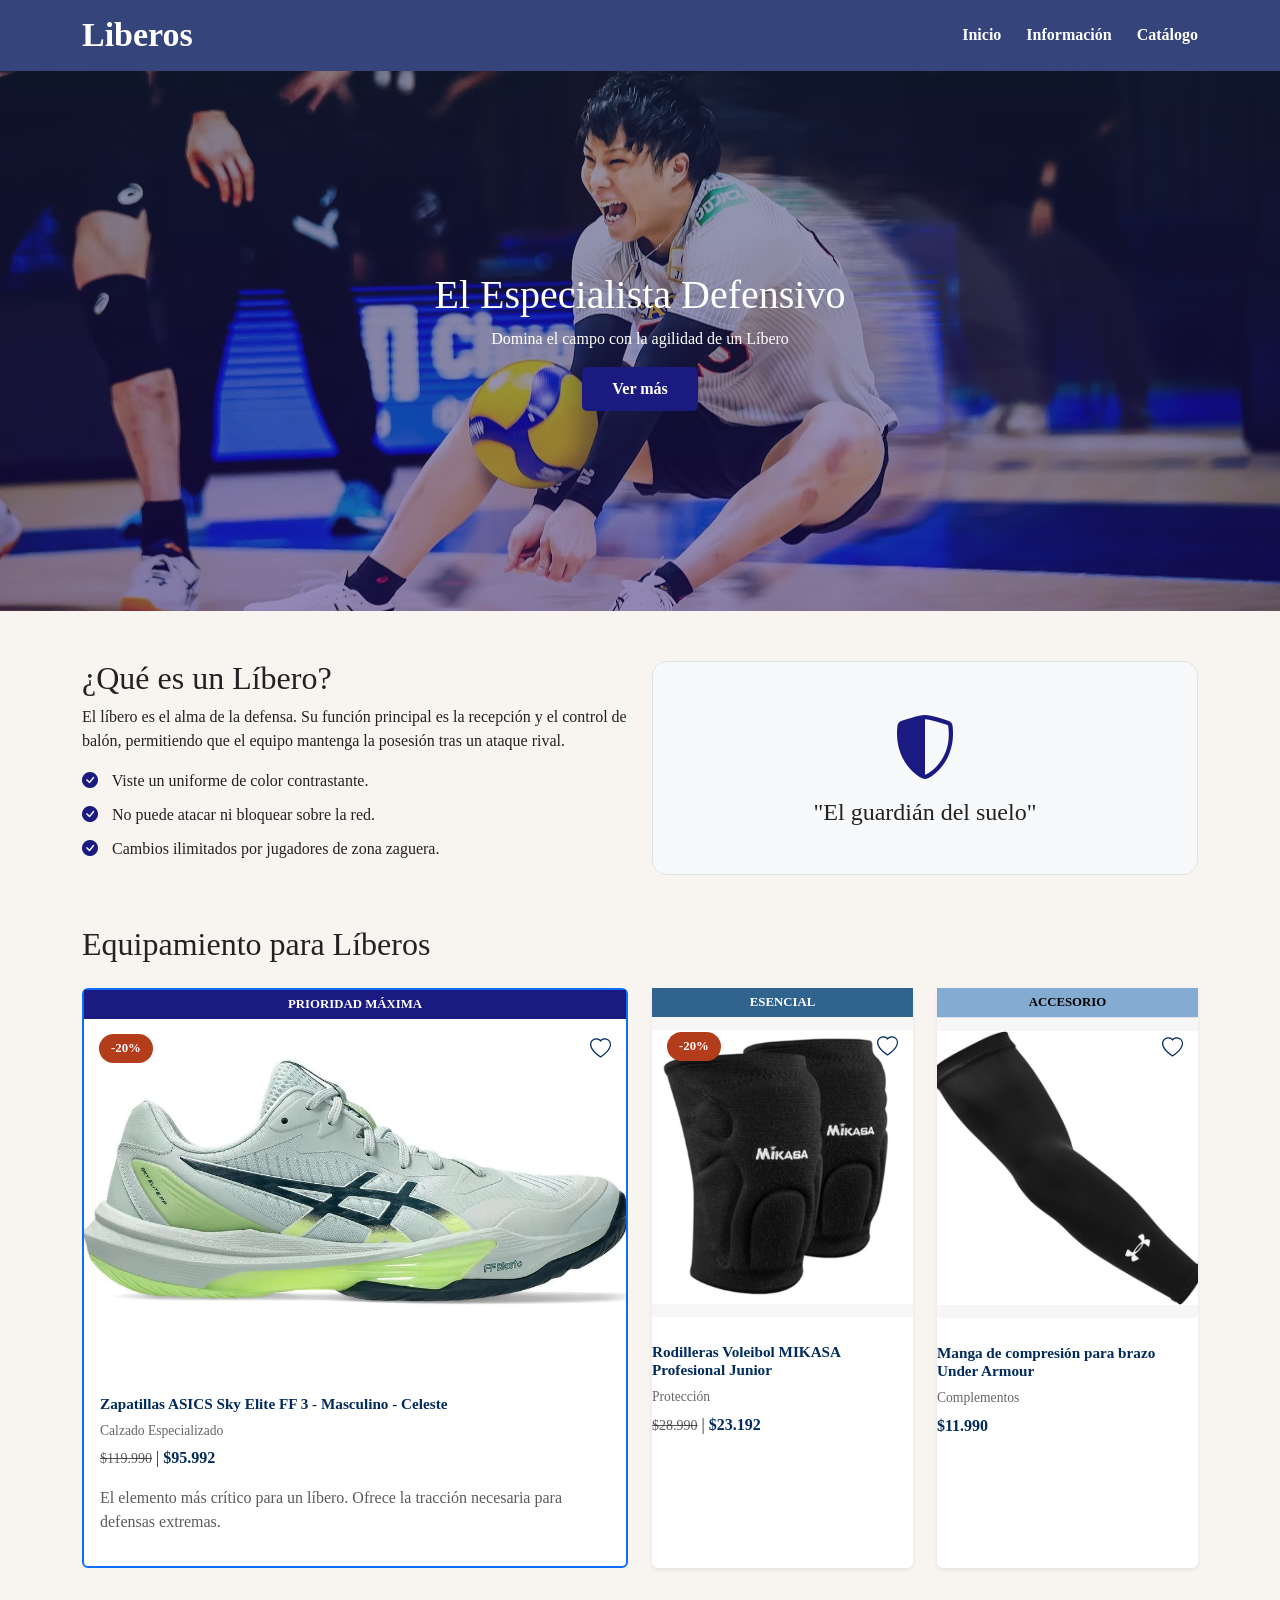
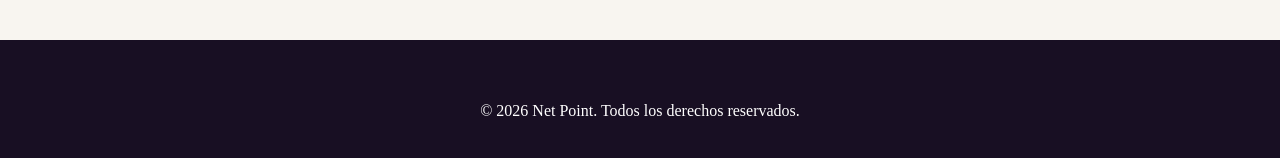
<file: libero.html>
<!DOCTYPE html>

<html lang="es">
<head>
    <meta charset="UTF-8">
    <meta name="viewport" content="width=device-width, initial-scale=1.0">
    <title>Liberos</title>
     <link
    href="https://cdn.jsdelivr.net/npm/bootstrap@5.3.3/dist/css/bootstrap.min.css"
    rel="stylesheet">
    <!-- Bootstrap Icons -->
    <link rel="stylesheet" href="https://cdn.jsdelivr.net/npm/bootstrap-icons@1.11.0/font/bootstrap-icons.css">
    <!-- Tu CSS personalizado -->
    <link rel="stylesheet" href="css/style.css">
</head>
<body>
    <header class="header">
    <nav class="container nav-container">

      <h1 class="logo">Liberos</h1>

      <button id="btn-menu" class="btn-menu" aria-label="Abrir menú">
    <i class="bi bi-list"></i> <!-- Cambiado a Bootstrap Icon -->
</button>
      <ul id="menu-links" class="menu-links">
        <li><a href="index.html">Inicio</a></li>
        <li><a href="#InfoLibero">Información</a></li>
        <li><a href="catalogo.html">Catálogo</a></li>
      </ul>

    </nav>
  </header>

  <!-- SECCIÓN HERO LÍBERO -->
<section class="hero-libero">
    <div class="hero-contenido-libero">
        <h1>El Especialista Defensivo</h1>
        <p>Domina el campo con la agilidad de un Líbero</p> 
        <a href="#InfoLibero" class="btn-libero">Ver más</a>
    </div>
</section>

<!-- INFORMACIÓN DE LA POSICIÓN -->
<section id="InfoLibero" class="container mt-5">
    <div class="row align-items-center">
        <div class="col-lg-6">
            <h2 class="titulo-posicion">¿Qué es un Líbero?</h2>
            <p class="descripcion-posicion">El líbero es el alma de la defensa. Su función principal es la recepción y el control de balón, permitiendo que el equipo mantenga la posesión tras un ataque rival.</p>
            <ul class="lista-caracteristicas">
                <li><i class="bi bi-check-circle-fill"></i> Viste un uniforme de color contrastante.</li>
                <li><i class="bi bi-check-circle-fill"></i> No puede atacar ni bloquear sobre la red.</li>
                <li><i class="bi bi-check-circle-fill"></i> Cambios ilimitados por jugadores de zona zaguera.</li>
            </ul>
        </div>
        <div class="col-lg-6 text-center">
            <div class="box-destacado">
                <i class="bi bi-shield-shaded"></i>
                <h4>"El guardián del suelo"</h4>
            </div>
        </div>
    </div>
</section>

<!-- EQUIPAMIENTO POR JERARQUÍA -->
<section id="EquipamientoLibero" class="container mt-5 mb-5">
    <div class="row">
        <h2 class="mb-4">Equipamiento para Líberos</h2>
        
        <!-- PRIORIDAD 1: ALTA (MÁS IMPORTANTE) -->
        <!-- Ocupa col-md-6 para destacar visualmente sobre el resto -->
        <div class="col-md-6 mb-4">
            <div class="card h-100 border-primary tarjeta-prioridad-alta">
                <div class="prioridad-label-alta">Prioridad Máxima</div>
                <div class="foto-zapa" style="background-image: url('img/image-7.webp'); height: 350px;">
                    <span class="badge-desc">-20%</span>
                    <i class="bi bi-heart heart-icon"></i>
                </div>
                <div class="card-body">
                    <h4 class="zapa-titulo">Zapatillas ASICS Sky Elite FF 3 - Masculino - Celeste</h4>
                    <p class="zapa-cat">Calzado Especializado</p>
                    <p class="zapa-precio">
                        <span class="text-muted text-decoration-line-through small">$119.990</span> | 
                        <span class="precio-final">$95.992</span>
                    </p>
                    <p class="mt-2 text-muted">El elemento más crítico para un líbero. Ofrece la tracción necesaria para defensas extremas.</p>
                </div>
            </div>
        </div>

        <!-- PRIORIDAD 2: MEDIA -->
        <div class="col-md-3 col-sm-6 mb-4">
            <div class="card h-100 border-0 shadow-sm">
                <div class="prioridad-label-media">Esencial</div>
                <div class="foto-zapa" style="background-image: url('img/rodilleras.png');">
                    <span class="badge-desc">-20%</span>
                    <i class="bi bi-heart heart-icon"></i>
                </div>
                <div class="card-body px-0">
                    <h5 class="zapa-titulo">Rodilleras Voleibol MIKASA Profesional Junior</h5>
                    <p class="zapa-cat">Protección</p>
                    <p class="zapa-precio">
                        <span class="text-muted text-decoration-line-through small">$28.990</span> | 
                        <span class="precio-final">$23.192</span>
                    </p>
                </div>
            </div>
        </div>

        <!-- PRIORIDAD 3: BAJA -->
        <div class="col-md-3 col-sm-6 mb-4">
            <div class="card h-100 border-0 shadow-sm">
                <div class="prioridad-label-baja">Accesorio</div>
                <div class="foto-zapa" style="background-image: url('img/manga.webp');">
                    <i class="bi bi-heart heart-icon"></i>
                </div>
                <div class="card-body px-0">
                    <h5 class="zapa-titulo">Manga de compresión para brazo Under Armour</h5>
                    <p class="zapa-cat">Complementos</p>
                    <p class="zapa-precio">
                        <span class="precio-final">$11.990</span>
                    </p>
                </div>
            </div>
        </div>

    </div>
</section>
<footer class="footer">

    <p class="mt-4 mb-0">
      &copy; 2026 Net Point. Todos los derechos reservados.
    </p>
  </footer>
<!-- LUEGO LOS SCRIPTS -->
<script src="https://cdn.jsdelivr.net/npm/bootstrap@5.3.0/dist/js/bootstrap.bundle.min.js"></script>
<script src="js/app2.js"></script>


</body>
</html>
</file>
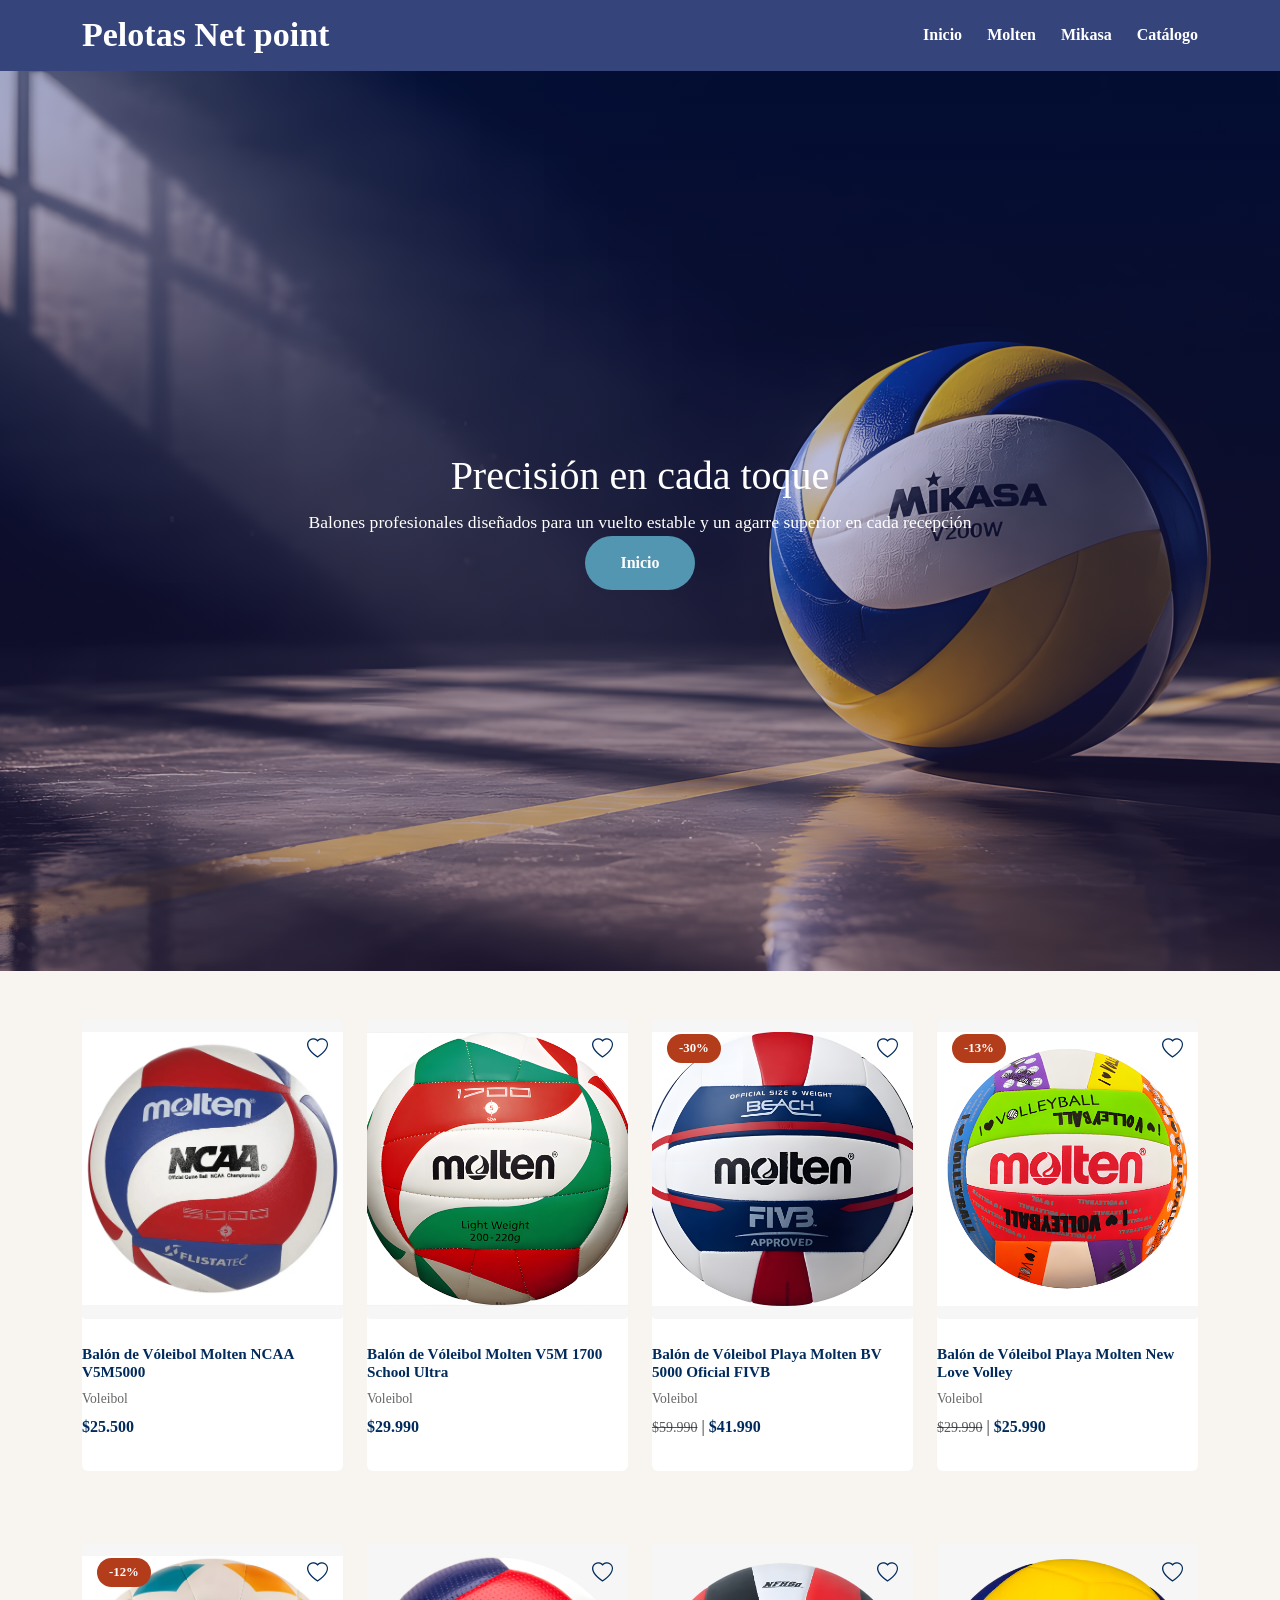
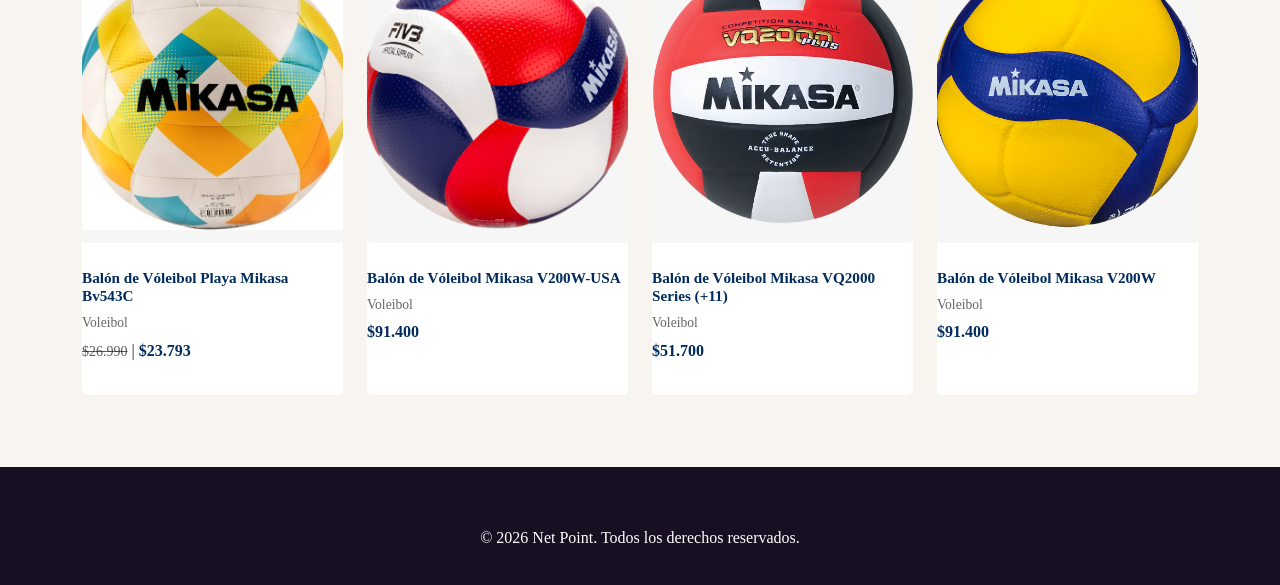
<file: pelota.html>
<!DOCTYPE html>

<html lang="es">
<head>
    <meta charset="UTF-8">
    <meta name="viewport" content="width=device-width, initial-scale=1.0">
    <title>Pelotas Net Point</title>
     <link
    href="https://cdn.jsdelivr.net/npm/bootstrap@5.3.3/dist/css/bootstrap.min.css"
    rel="stylesheet">
    <!-- Bootstrap Icons -->
    <link rel="stylesheet" href="https://cdn.jsdelivr.net/npm/bootstrap-icons@1.11.0/font/bootstrap-icons.css">
    <!-- Tu CSS personalizado -->
    <link rel="stylesheet" href="css/style.css">
</head>
<body>
    <header class="header">
    <nav class="container nav-container">

      <h1 class="logo">Pelotas Net point</h1>

      <button id="btn-menu" class="btn-menu" aria-label="Abrir menú">
    <i class="bi bi-list"></i> <!-- Cambiado a Bootstrap Icon -->
</button>
      <ul id="menu-links" class="menu-links">
        <li><a href="index.html">Inicio</a></li>
        <li><a href="#Molten">Molten</a></li>
        <li><a href="#Mikasa">Mikasa</a></li>
        <li><a href="catalogo.html">Catálogo</a></li>
      </ul>

    </nav>
  </header>

   <section class="hero hero-inicio">
    <div class="hero-contenido">
        <h1>Precisión en cada toque</h1>
        <p>Balones profesionales diseñados para un vuelto estable y un agarre superior en cada recepción</p> 
        <a href="index.html" class="btn2">Inicio</a>
    </div>
</section>
<section id="Molten">
    <div class="container mt-5 mb-5">
        <div class="row">
            
            <!-- Tarjeta 1 -->
            <div class="col-md-3 col-sm-6 mb-4">
                <div class="card h-100 border-0">
                    <!-- Espacio de la foto con el zoom -->
                    <div class="foto-zapa" style="background-image: url('img/pelota4.webp');">
                        <i class="bi bi-heart heart-icon"></i>
                    </div>
                    <!-- Info de la zapa -->
                    <div class="card-body px-0">
                        <h5 class="zapa-titulo">Balón de Vóleibol Molten NCAA V5M5000</h5>
                        <p class="zapa-cat">Voleibol</p>
                        <p class="zapa-precio">
                            <span class="precio-final">$25.500</span>
                        </p>
                    </div>
                </div>
            </div>

            <!-- Tarjeta 2 -->
            <div class="col-md-3 col-sm-6 mb-4">
                <div class="card h-100 border-0">
                    <!-- Ajusté la ruta de la imagen para que sea igual a la anterior -->
                    <div class="foto-zapa" style="background-image: url('img/pelota2.png');">
                        <i class="bi bi-heart heart-icon"></i>
                    </div>
                    <div class="card-body px-0">
                        <h5 class="zapa-titulo">Balón de Vóleibol Molten V5M 1700 School Ultra</h5>
                        <p class="zapa-cat">Voleibol</p>
                        <p class="zapa-precio"> 
                            <span class="precio-final">$29.990</span>
                        </p>
                    </div>
                </div>
            </div>
            <div class="col-md-3 col-sm-6 mb-4">
                <div class="card h-100 border-0">
                    <!-- Ajusté la ruta de la imagen para que sea igual a la anterior -->
                    <div class="foto-zapa" style="background-image: url('img/pelota3.png');">
                         <span class="badge-desc">-30%</span>
                        <i class="bi bi-heart heart-icon"></i>
                    </div>
                    <div class="card-body px-0">
                        <h5 class="zapa-titulo">Balón de Vóleibol Playa Molten BV 5000 Oficial FIVB </h5>
                        <p class="zapa-cat">Voleibol</p>
                        <p class="zapa-precio"> 
                            <span class="text-muted text-decoration-line-through small">$59.990</span> | 
                            <span class="precio-final">$41.990</span>
                        </p>
                    </div>
                </div>
            </div>
             <div class="col-md-3 col-sm-6 mb-4">
                <div class="card h-100 border-0">
                    <!-- Ajusté la ruta de la imagen para que sea igual a la anterior -->
                    <div class="foto-zapa" style="background-image: url('img/pelota5.png');">
                         <span class="badge-desc">-13%</span>
                        <i class="bi bi-heart heart-icon"></i>
                    </div>
                    <div class="card-body px-0">
                        <h5 class="zapa-titulo">Balón de Vóleibol Playa Molten New Love Volley </h5>
                        <p class="zapa-cat">Voleibol</p>
                        <p class="zapa-precio"> 
                            <span class="text-muted text-decoration-line-through small">$29.990</span> | 
                            <span class="precio-final">$25.990</span>
                        </p>
                    </div>
                </div>
            </div>

        </div>
    </div>
</section>
<section id="Mikasa">
    <div class="container mt-5 mb-5">
        <div class="row">
            
            <!-- Tarjeta 1 -->
            <div class="col-md-3 col-sm-6 mb-4">
                <div class="card h-100 border-0">
                    <!-- Espacio de la foto con el zoom -->
                    <div class="foto-zapa" style="background-image: url('img/pelota1.png');">
                        <span class="badge-desc">-12%</span>
                        <i class="bi bi-heart heart-icon"></i>
                    </div>
                    <!-- Info de la zapa -->
                    <div class="card-body px-0">
                        <h5 class="zapa-titulo">Balón de Vóleibol Playa Mikasa Bv543C</h5>
                        <p class="zapa-cat">Voleibol</p>
                        <p class="zapa-precio">
                            <span class="text-muted text-decoration-line-through small">$26.990</span> | 
                            <span class="precio-final">$23.793</span>
                        </p>
                    </div>
                </div>
            </div>

            <!-- Tarjeta 2 -->
            <div class="col-md-3 col-sm-6 mb-4">
                <div class="card h-100 border-0">
                    <!-- Ajusté la ruta de la imagen para que sea igual a la anterior -->
                    <div class="foto-zapa" style="background-image: url('img/pelota6.png');">
                        <i class="bi bi-heart heart-icon"></i>
                    </div>
                    <div class="card-body px-0">
                        <h5 class="zapa-titulo">Balón de Vóleibol Mikasa V200W-USA</h5>
                        <p class="zapa-cat">Voleibol</p>
                        <p class="zapa-precio">
                            <span class="precio-final">$91.400</span>
                        </p>
                    </div>
                </div>
            </div>
            <div class="col-md-3 col-sm-6 mb-4">
                <div class="card h-100 border-0">
                    <!-- Ajusté la ruta de la imagen para que sea igual a la anterior -->
                    <div class="foto-zapa" style="background-image: url('img/pelota7.png');">
                        <i class="bi bi-heart heart-icon"></i>
                    </div>
                    <div class="card-body px-0">
                        <h5 class="zapa-titulo">Balón de Vóleibol Mikasa VQ2000 Series (+11)</h5>
                        <p class="zapa-cat">Voleibol</p>
                        <p class="zapa-precio"> 
                            <span class="precio-final">$51.700</span>
                        </p>
                    </div>
                </div>
            </div>
             <div class="col-md-3 col-sm-6 mb-4">
                <div class="card h-100 border-0">
                    <!-- Ajusté la ruta de la imagen para que sea igual a la anterior -->
                    <div class="foto-zapa" style="background-image: url('img/pelota8.png');">
                        <i class="bi bi-heart heart-icon"></i>
                    </div>
                    <div class="card-body px-0">
                        <h5 class="zapa-titulo">Balón de Vóleibol Mikasa V200W </h5>
                        <p class="zapa-cat">Voleibol</p>
                        <p class="zapa-precio"> 
                            <span class="precio-final">$91.400</span>
                        </p>
                    </div>
                </div>
            </div>

        </div>
    </div>
</section> 


<footer class="footer">

    <p class="mt-4 mb-0">
      &copy; 2026 Net Point. Todos los derechos reservados.
    </p>
  </footer>
<!-- LUEGO LOS SCRIPTS -->
<script src="https://cdn.jsdelivr.net/npm/bootstrap@5.3.0/dist/js/bootstrap.bundle.min.js"></script>
<script src="js/pelota.js"></script>


</body>
</html>
</file>
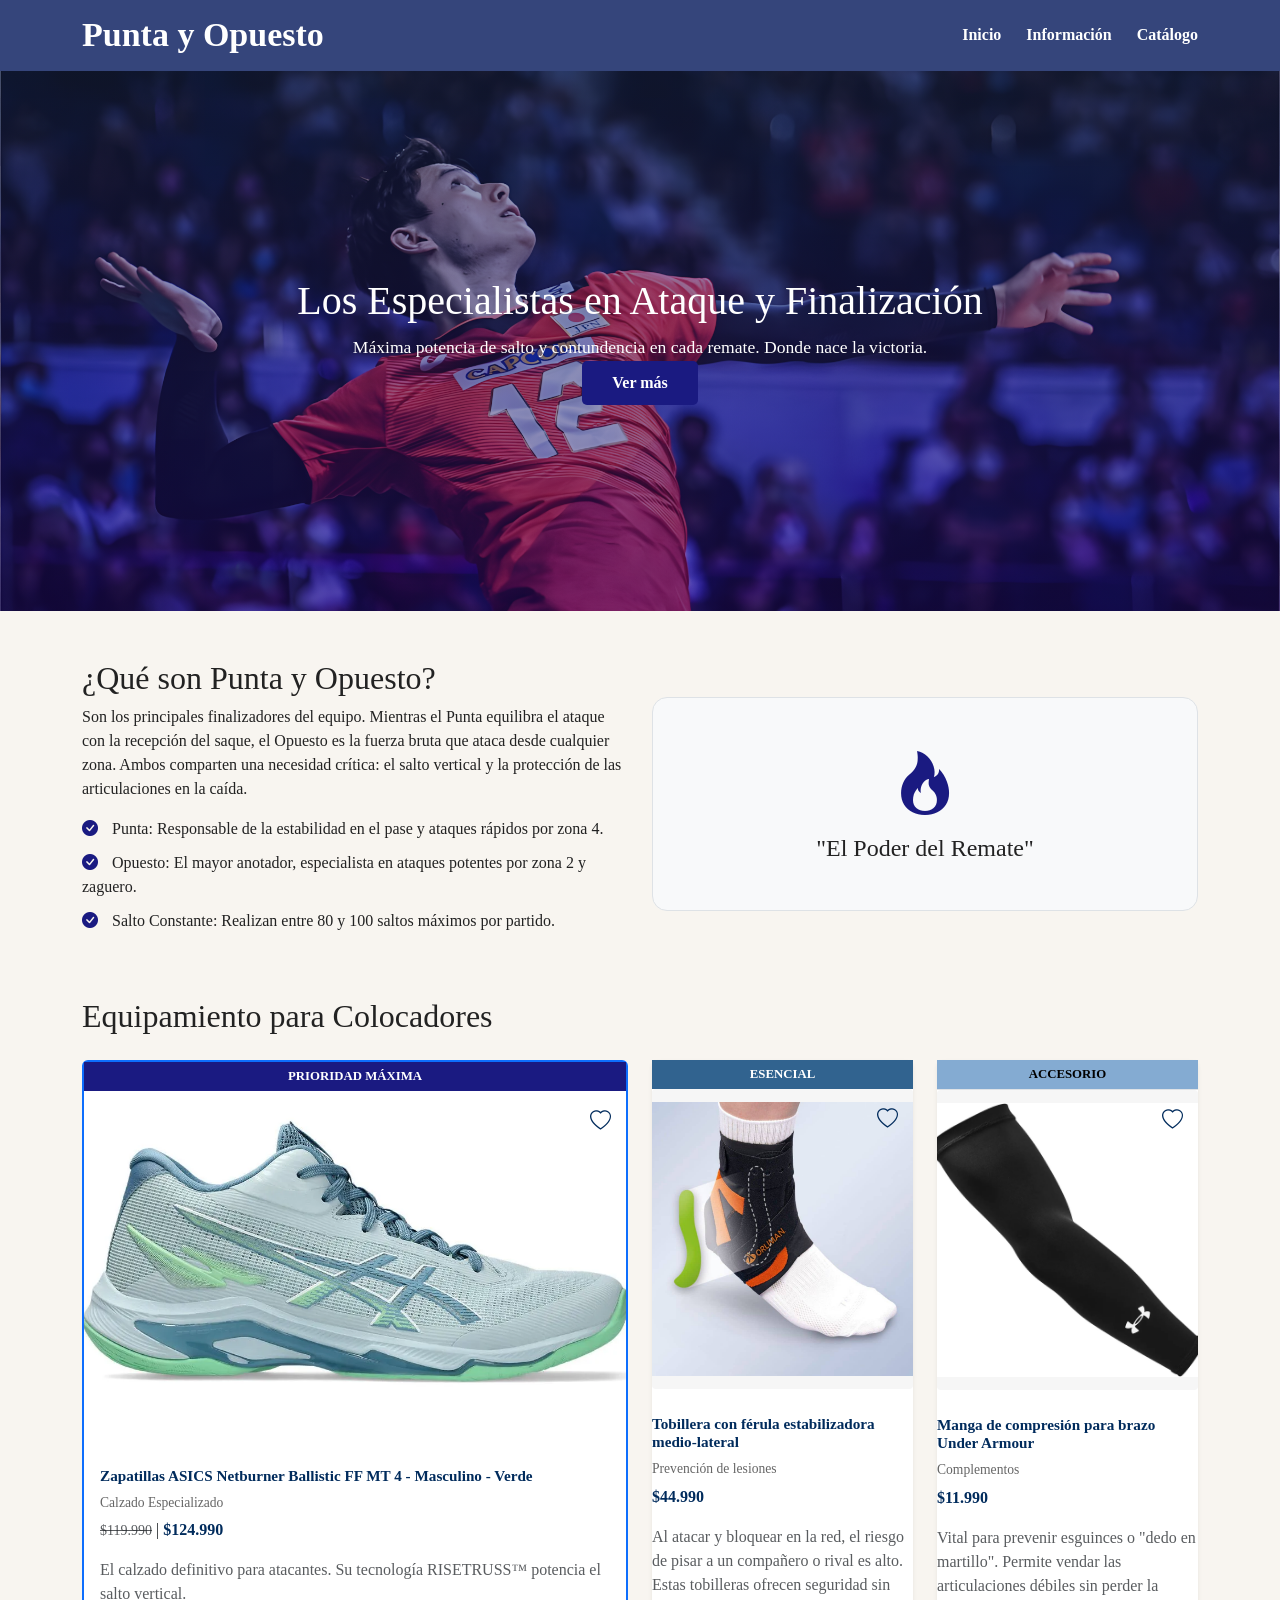
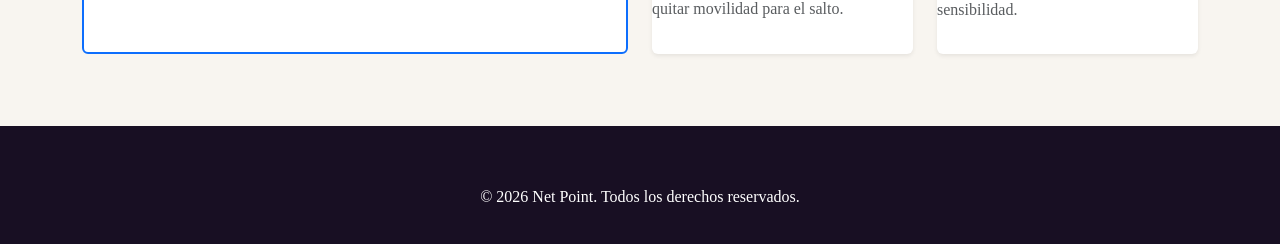
<file: punta.html>
<!DOCTYPE html>

<html lang="es">
<head>
    <meta charset="UTF-8">
    <meta name="viewport" content="width=device-width, initial-scale=1.0">
    <title>Punta/opuesto</title>
     <link
    href="https://cdn.jsdelivr.net/npm/bootstrap@5.3.3/dist/css/bootstrap.min.css"
    rel="stylesheet">
    <!-- Bootstrap Icons -->
    <link rel="stylesheet" href="https://cdn.jsdelivr.net/npm/bootstrap-icons@1.11.0/font/bootstrap-icons.css">
    <!-- Tu CSS personalizado -->
    <link rel="stylesheet" href="css/style.css">
</head>
<body>
    <header class="header">
    <nav class="container nav-container">

      <h1 class="logo">Punta y Opuesto</h1>

      <button id="btn-menu" class="btn-menu" aria-label="Abrir menú">
    <i class="bi bi-list"></i> <!-- Cambiado a Bootstrap Icon -->
</button>
      <ul id="menu-links" class="menu-links">
        <li><a href="index.html">Inicio</a></li>
        <li><a href="#InfoLibero">Información</a></li>
        <li><a href="catalogo.html">Catálogo</a></li>
      </ul>

    </nav>
  </header>

  <!-- SECCIÓN HERO LÍBERO -->
<section class="hero hero-punta">
    <div class="hero-contenido-libero">
        <h1>Los Especialistas en Ataque y Finalización</h1>
        <p>Máxima potencia de salto y contundencia en cada remate. Donde nace la victoria.</p> 
        <a href="#InfoLibero" class="btn-libero">Ver más</a>
    </div>
</section>

<!-- INFORMACIÓN DE LA POSICIÓN -->
<section id="InfoLibero" class="container mt-5">
    <div class="row align-items-center">
        <div class="col-lg-6">
            <h2 class="titulo-posicion">¿Qué son Punta y Opuesto?</h2>
            <p class="descripcion-posicion">Son los principales finalizadores del equipo. Mientras el Punta equilibra el ataque con la recepción del saque, el Opuesto es la fuerza bruta que ataca desde cualquier zona. Ambos comparten una necesidad crítica: el salto vertical y la protección de las articulaciones en la caída.</p>
            <ul class="lista-caracteristicas">
                <li><i class="bi bi-check-circle-fill"></i> Punta: Responsable de la estabilidad en el pase y ataques rápidos por zona 4.</li>
                <li><i class="bi bi-check-circle-fill"></i> Opuesto: El mayor anotador, especialista en ataques potentes por zona 2 y zaguero.</li>
                <li><i class="bi bi-check-circle-fill"></i> Salto Constante: Realizan entre 80 y 100 saltos máximos por partido.</li>
            </ul>
        </div>
        <div class="col-lg-6 text-center">
           <div class="box-destacado">
    <i class="bi bi-fire"></i>
    <h4>"El Poder del Remate"</h4>
</div>
        </div>
    </div>
</section>

<!-- EQUIPAMIENTO POR JERARQUÍA -->
<section id="EquipamientoLibero" class="container mt-5 mb-5">
    <div class="row">
        <h2 class="mb-4">Equipamiento para Colocadores</h2>
        
        <!-- PRIORIDAD 1: ALTA (MÁS IMPORTANTE) -->
        <!-- Ocupa col-md-6 para destacar visualmente sobre el resto -->
        <div class="col-md-6 mb-4">
            <div class="card h-100 border-primary tarjeta-prioridad-alta">
                <div class="prioridad-label-alta">Prioridad Máxima</div>
                <div class="foto-zapa" style="background-image: url('img/image-8.webp'); height: 350px;">
                    <i class="bi bi-heart heart-icon"></i>
                </div>
                <div class="card-body">
                    <h4 class="zapa-titulo">Zapatillas ASICS Netburner Ballistic FF MT 4 - Masculino - Verde </h4>
                    <p class="zapa-cat">Calzado Especializado</p>
                    <p class="zapa-precio">
                    <span class="text-muted text-decoration-line-through small">$119.990</span> | 
                        <span class="precio-final">$124.990</span>
                    </p>
                    <p class="mt-2 text-muted">El calzado definitivo para atacantes. Su tecnología RISETRUSS™ potencia el salto vertical.</p>
                </div>
            </div>
        </div>

        <!-- PRIORIDAD 2: MEDIA -->
        <div class="col-md-3 col-sm-6 mb-4">
            <div class="card h-100 border-0 shadow-sm">
                <div class="prioridad-label-media">Esencial</div>
                <div class="foto-zapa" style="background-image: url('img/266.jpg');">
                    <i class="bi bi-heart heart-icon"></i>
                </div>
                <div class="card-body px-0">
                    <h5 class="zapa-titulo">Tobillera con férula estabilizadora medio-lateral</h5>
                    <p class="zapa-cat">Prevención de lesiones</p>
                    <p class="zapa-precio"> 
                        <span class="precio-final">$44.990</span>
                    </p>
                    <p class="mt-2 text-muted">Al atacar y bloquear en la red, el riesgo de pisar a un compañero o rival es alto. Estas tobilleras ofrecen seguridad sin quitar movilidad para el salto.</p>
                </div>
            </div>
        </div>

        <!-- PRIORIDAD 3: BAJA -->
        <div class="col-md-3 col-sm-6 mb-4">
            <div class="card h-100 border-0 shadow-sm">
            <div class="prioridad-label-baja">Accesorio</div>
                <div class="foto-zapa" style="background-image: url('img/manga.webp');">
                    <i class="bi bi-heart heart-icon"></i>
                </div>
                <div class="card-body px-0">
                    <h5 class="zapa-titulo">Manga de compresión para brazo Under Armour</h5>
                    <p class="zapa-cat">Complementos</p>
                    <p class="zapa-precio">
                        <span class="precio-final">$11.990</span>
                    </p>
                    <p class="mt-2 text-muted">Vital para prevenir esguinces o "dedo en martillo". Permite vendar las articulaciones débiles sin perder la sensibilidad.</p>
                </div>
            </div>
        </div>

    </div>
</section>
<footer class="footer">

    <p class="mt-4 mb-0">
      &copy; 2026 Net Point. Todos los derechos reservados.
    </p>
  </footer>
<!-- LUEGO LOS SCRIPTS -->
<script src="https://cdn.jsdelivr.net/npm/bootstrap@5.3.0/dist/js/bootstrap.bundle.min.js"></script>
<script src="js/app2.js"></script>


</body>
</html>
</file>
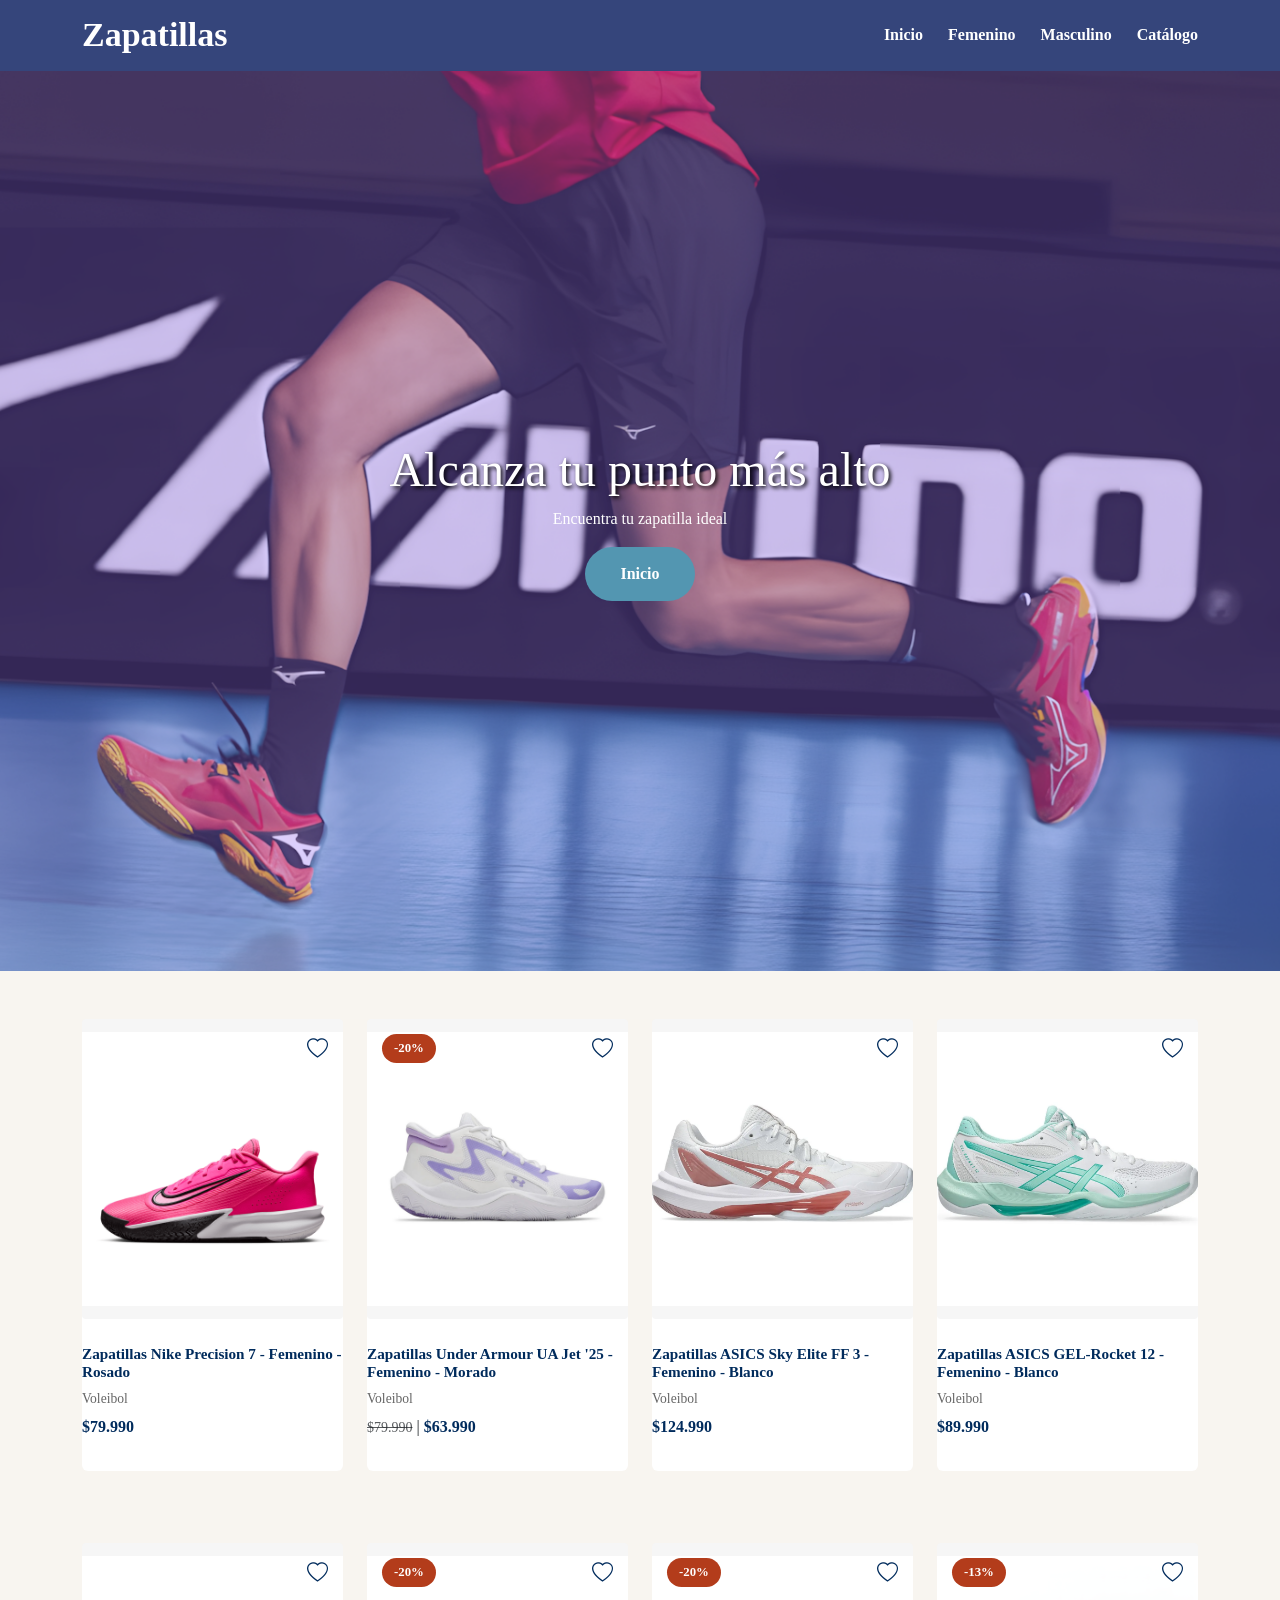
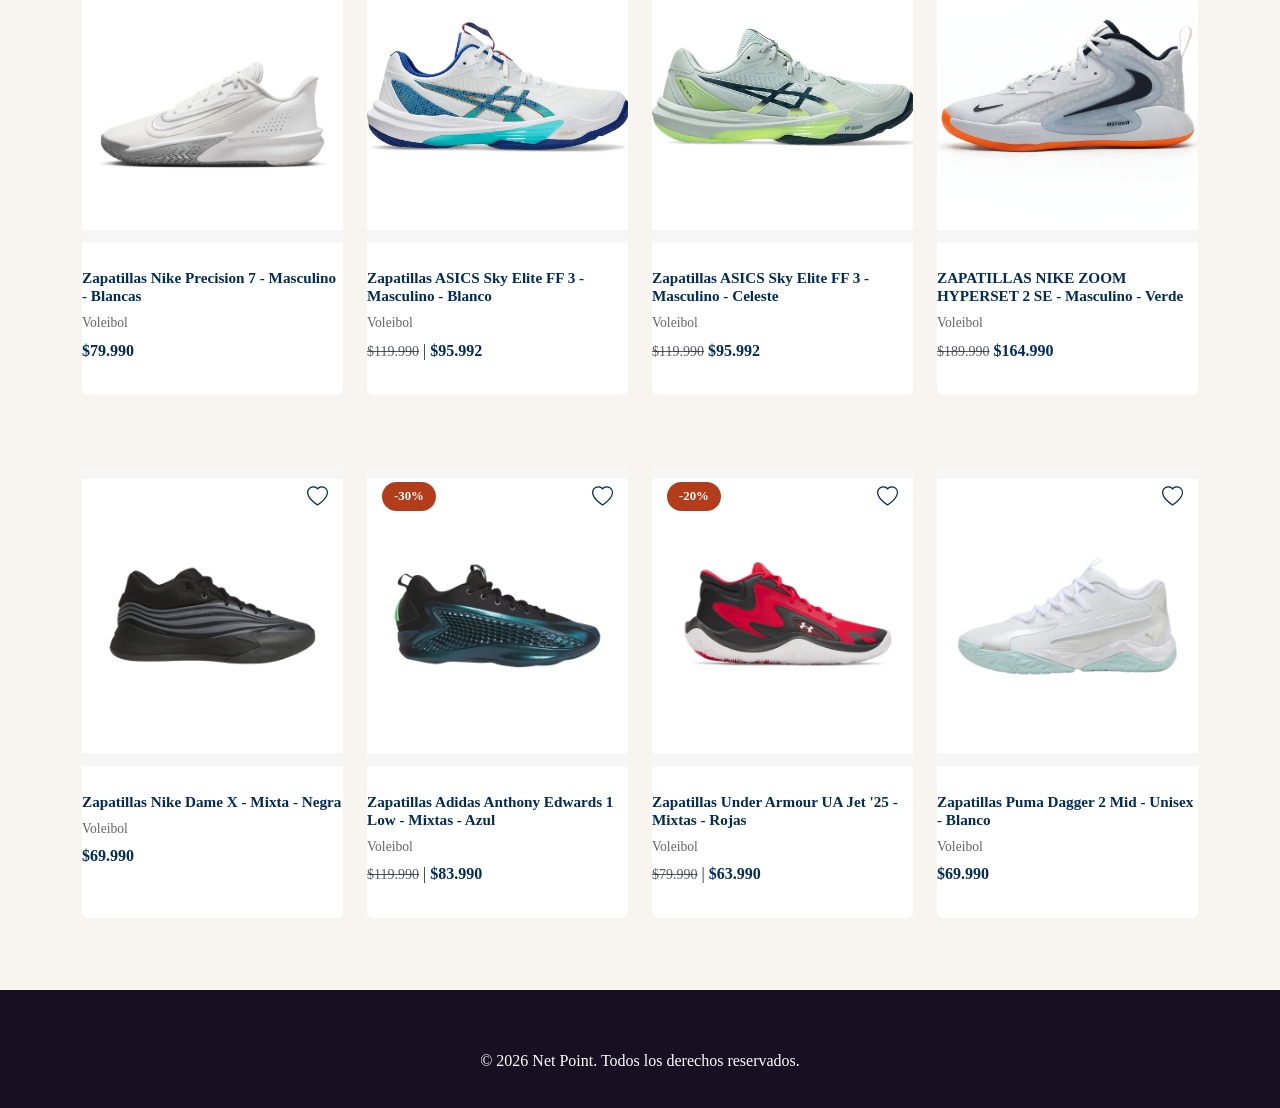
<file: zapatillas.html>
<!DOCTYPE html>

<html lang="es">
<head>
    <meta charset="UTF-8">
    <meta name="viewport" content="width=device-width, initial-scale=1.0">
    <title>Zapatillas Net Point</title>
     <link
    href="https://cdn.jsdelivr.net/npm/bootstrap@5.3.3/dist/css/bootstrap.min.css"
    rel="stylesheet">
    <!-- Bootstrap Icons -->
    <link rel="stylesheet" href="https://cdn.jsdelivr.net/npm/bootstrap-icons@1.11.0/font/bootstrap-icons.css">
    <!-- Tu CSS personalizado -->
    <link rel="stylesheet" href="css/style.css">
</head>
<body>
    <header class="header">
    <nav class="container nav-container">

      <h1 class="logo">Zapatillas</h1>

      <button id="btn-menu" class="btn-menu" aria-label="Abrir menú">
    <i class="bi bi-list"></i> <!-- Cambiado a Bootstrap Icon -->
</button>
      <ul id="menu-links" class="menu-links">
        <li><a href="index.html">Inicio</a></li>
        <li><a href="#Femeninas">Femenino</a></li>
        <li><a href="#Masculinas">Masculino</a></li>
        <li><a href="catalogo.html">Catálogo</a></li>
      </ul>

    </nav>
  </header>

    <section class="hero3">
        <div class="hero-contenido3">
            <h1>Alcanza tu punto más alto</h1>
            <p>Encuentra tu zapatilla ideal</p> 
            <a href="index.html" class="btn2">Inicio</a>
        </div>
    </section>
<section id="Femeninas">
    <div class="container mt-5 mb-5">
        <div class="row">
            
            <!-- Tarjeta 1 -->
            <div class="col-md-3 col-sm-6 mb-4">
                <div class="card h-100 border-0">
                    <!-- Espacio de la foto con el zoom -->
                    <div class="foto-zapa" style="background-image: url('img/rosa.png');">
                        <i class="bi bi-heart heart-icon"></i>
                    </div>
                    <!-- Info de la zapa -->
                    <div class="card-body px-0">
                        <h5 class="zapa-titulo">Zapatillas Nike Precision 7 - Femenino - Rosado</h5>
                        <p class="zapa-cat">Voleibol</p>
                        <p class="zapa-precio">
                            <span class="precio-final">$79.990</span>
                        </p>
                    </div>
                </div>
            </div>

            <!-- Tarjeta 2 -->
            <div class="col-md-3 col-sm-6 mb-4">
                <div class="card h-100 border-0">
                    <!-- Ajusté la ruta de la imagen para que sea igual a la anterior -->
                    <div class="foto-zapa" style="background-image: url('img/zapamujer.png');">
                        <span class="badge-desc">-20%</span>
                        <i class="bi bi-heart heart-icon"></i>
                    </div>
                    <div class="card-body px-0">
                        <h5 class="zapa-titulo">Zapatillas Under Armour UA Jet '25 - Femenino - Morado</h5>
                        <p class="zapa-cat">Voleibol</p>
                        <p class="zapa-precio">
                            <span class="text-muted text-decoration-line-through small">$79.990</span> | 
                            <span class="precio-final">$63.990</span>
                        </p>
                    </div>
                </div>
            </div>
            <div class="col-md-3 col-sm-6 mb-4">
                <div class="card h-100 border-0">
                    <!-- Ajusté la ruta de la imagen para que sea igual a la anterior -->
                    <div class="foto-zapa" style="background-image: url('img/image-3.webp');">
                        <i class="bi bi-heart heart-icon"></i>
                    </div>
                    <div class="card-body px-0">
                        <h5 class="zapa-titulo">Zapatillas ASICS Sky Elite FF 3 - Femenino - Blanco </h5>
                        <p class="zapa-cat">Voleibol</p>
                        <p class="zapa-precio"> 
                            <span class="precio-final">$124.990</span>
                        </p>
                    </div>
                </div>
            </div>
             <div class="col-md-3 col-sm-6 mb-4">
                <div class="card h-100 border-0">
                    <!-- Ajusté la ruta de la imagen para que sea igual a la anterior -->
                    <div class="foto-zapa" style="background-image: url('img/image-4.webp');">
                        <i class="bi bi-heart heart-icon"></i>
                    </div>
                    <div class="card-body px-0">
                        <h5 class="zapa-titulo">Zapatillas ASICS GEL-Rocket 12 - Femenino - Blanco </h5>
                        <p class="zapa-cat">Voleibol</p>
                        <p class="zapa-precio"> 
                            <span class="precio-final">$89.990</span>
                        </p>
                    </div>
                </div>
            </div>

        </div>
    </div>
</section>
<section id="Masculinas">
    <div class="container mt-5 mb-5">
        <div class="row">
            
            <!-- Tarjeta 1 -->
            <div class="col-md-3 col-sm-6 mb-4">
                <div class="card h-100 border-0">
                    <!-- Espacio de la foto con el zoom -->
                    <div class="foto-zapa" style="background-image: url('img/zapa.png');">
                        <i class="bi bi-heart heart-icon"></i>
                    </div>
                    <!-- Info de la zapa -->
                    <div class="card-body px-0">
                        <h5 class="zapa-titulo">Zapatillas Nike Precision 7 - Masculino - Blancas</h5>
                        <p class="zapa-cat">Voleibol</p>
                        <p class="zapa-precio">
                            <span class="precio-final">$79.990</span>
                        </p>
                    </div>
                </div>
            </div>

            <!-- Tarjeta 2 -->
            <div class="col-md-3 col-sm-6 mb-4">
                <div class="card h-100 border-0">
                    <!-- Ajusté la ruta de la imagen para que sea igual a la anterior -->
                    <div class="foto-zapa" style="background-image: url('img/image-6.webp');">
                        <span class="badge-desc">-20%</span>
                        <i class="bi bi-heart heart-icon"></i>
                    </div>
                    <div class="card-body px-0">
                        <h5 class="zapa-titulo">Zapatillas ASICS Sky Elite FF 3 - Masculino - Blanco</h5>
                        <p class="zapa-cat">Voleibol</p>
                        <p class="zapa-precio">
                            <span class="text-muted text-decoration-line-through small">$119.990</span> | 
                            <span class="precio-final">$95.992</span>
                        </p>
                    </div>
                </div>
            </div>
            <div class="col-md-3 col-sm-6 mb-4">
                <div class="card h-100 border-0">
                    <!-- Ajusté la ruta de la imagen para que sea igual a la anterior -->
                    <div class="foto-zapa" style="background-image: url('img/image-7.webp');">
                        <span class="badge-desc">-20%</span>
                        <i class="bi bi-heart heart-icon"></i>
                    </div>
                    <div class="card-body px-0">
                        <h5 class="zapa-titulo">Zapatillas ASICS Sky Elite FF 3 - Masculino - Celeste </h5>
                        <p class="zapa-cat">Voleibol</p>
                        <p class="zapa-precio"> 
                             <span class="text-muted text-decoration-line-through small">$119.990</span>
                            <span class="precio-final">$95.992</span>
                        </p>
                    </div>
                </div>
            </div>
             <div class="col-md-3 col-sm-6 mb-4">
                <div class="card h-100 border-0">
                    <!-- Ajusté la ruta de la imagen para que sea igual a la anterior -->
                    <div class="foto-zapa" style="background-image: url('img/hp.png');">
                           <span class="badge-desc">-13%</span>
                        <i class="bi bi-heart heart-icon"></i>
                    </div>
                    <div class="card-body px-0">
                        <h5 class="zapa-titulo">ZAPATILLAS NIKE ZOOM HYPERSET 2 SE - Masculino - Verde </h5>
                        <p class="zapa-cat">Voleibol</p>
                        <p class="zapa-precio"> 
                             <span class="text-muted text-decoration-line-through small">$189.990</span>
                            <span class="precio-final">$164.990</span>
                        </p>
                    </div>
                </div>
            </div>

        </div>
    </div>
</section> 
<section id="Mixtas">
    <div class="container mt-5 mb-5">
        <div class="row">
            
            <!-- Tarjeta 1 -->
            <div class="col-md-3 col-sm-6 mb-4">
                <div class="card h-100 border-0">
                    <!-- Espacio de la foto con el zoom -->
                    <div class="foto-zapa" style="background-image: url('img/dames.png');">
                        <i class="bi bi-heart heart-icon"></i>
                    </div>
                    <!-- Info de la zapa -->
                    <div class="card-body px-0">
                        <h5 class="zapa-titulo">Zapatillas Nike Dame X - Mixta - Negra</h5>
                        <p class="zapa-cat">Voleibol</p>
                        <p class="zapa-precio">
                            <span class="precio-final">$69.990</span>
                        </p>
                    </div>
                </div>
            </div>

            <!-- Tarjeta 2 -->
            <div class="col-md-3 col-sm-6 mb-4">
                <div class="card h-100 border-0">
                    <!-- Ajusté la ruta de la imagen para que sea igual a la anterior -->
                    <div class="foto-zapa" style="background-image: url('img/antonio.png');">
                        <span class="badge-desc">-30%</span>
                        <i class="bi bi-heart heart-icon"></i>
                    </div>
                    <div class="card-body px-0">
                        <h5 class="zapa-titulo">Zapatillas Adidas Anthony Edwards 1 Low - Mixtas - Azul</h5>
                        <p class="zapa-cat">Voleibol</p>
                        <p class="zapa-precio">
                            <span class="text-muted text-decoration-line-through small">$119.990</span> | 
                            <span class="precio-final">$83.990</span>
                        </p>
                    </div>
                </div>
            </div>
            <div class="col-md-3 col-sm-6 mb-4">
                <div class="card h-100 border-0">
                    <!-- Ajusté la ruta de la imagen para que sea igual a la anterior -->
                    <div class="foto-zapa" style="background-image: url('img/rojass.png');">
                        <span class="badge-desc">-20%</span>
                        <i class="bi bi-heart heart-icon"></i>
                    </div>
                    <div class="card-body px-0">
                        <h5 class="zapa-titulo">Zapatillas Under Armour UA Jet '25 - Mixtas - Rojas </h5>
                        <p class="zapa-cat">Voleibol</p>
                        <p class="zapa-precio"> 
                             <span class="text-muted text-decoration-line-through small">$79.990</span> | 
                            <span class="precio-final">$63.990</span>
                        </p>
                    </div>
                </div>
            </div>
             <div class="col-md-3 col-sm-6 mb-4">
                <div class="card h-100 border-0">
                    <!-- Ajusté la ruta de la imagen para que sea igual a la anterior -->
                    <div class="foto-zapa" style="background-image: url('img/blancaaas.png');">
                        <i class="bi bi-heart heart-icon"></i>
                    </div>
                    <div class="card-body px-0">
                        <h5 class="zapa-titulo">Zapatillas Puma Dagger 2 Mid - Unisex - Blanco </h5>
                        <p class="zapa-cat">Voleibol</p>
                        <p class="zapa-precio"> 
                            <span class="precio-final">$69.990</span>
                        </p>
                    </div>
                </div>
            </div>

        </div>
    </div>
</section>


<footer class="footer">

    <p class="mt-4 mb-0">
      &copy; 2026 Net Point. Todos los derechos reservados.
    </p>
  </footer>
<!-- LUEGO LOS SCRIPTS -->
<script src="https://cdn.jsdelivr.net/npm/bootstrap@5.3.0/dist/js/bootstrap.bundle.min.js"></script>
<script src="js/app2.js"></script>


</body>
</html>
</file>
<file: css/style.css>
/* ================= ESTILOS GENERALES ================= */

* {
  box-sizing: border-box;
}

body {
  margin: 0;
  font-family: 'Times New Roman', Helvetica, sans-serif;
  background-color: #f8f5f0;
  color: #222;
}

/* ================= HEADER ================= */

.header {
  background-color: #35457b;
  padding: 15px 0;
  position: sticky;
  top: 0;
  z-index: 1000;
}

.nav-container {
  display: flex;
  justify-content: space-between;
  align-items: center;
  position: relative;
}

.logo {
  color: white;
  font-size: 1.5rem;
  margin: 0;
  font-weight: bold;
}

/* ================= MENÚ ================= */

.menu-links {
  list-style: none;
  display: flex;
  gap: 25px;
  margin: 0;
  padding: 0;
  
}

.menu-links li a {
  text-decoration: none;
  color: white;
  font-weight: bold;
  transition: color 0.3s ease;
}

.menu-links li a:hover {
  color: #180067;
}

.btn-menu {
  display: none;
  background: none;
  border: none;
  color: white;
  font-size: 1.8rem;
  cursor: pointer;
}

/* ================= HERO ================= */

.hero {
  background: linear-gradient(
    rgba(34, 38, 67, 0.545),
    rgba(51, 58, 108, 0.82)
  ),
  url("../img/ran.jpg");

  background-size: cover;
  background-position: center 26%;
  color: white;
  text-align: center;
  padding: 100px 20px;
}

.hero h2 {
  font-size: 2.8rem;
  margin-bottom: 20px;
  font-weight: bold;
}

.hero p {
  max-width: 750px;
  margin: auto;
  font-size: 1.1rem;
  line-height: 1.6;
}

/* ================= TARJETAS ================= */

.card-info {
  background-color: white;
  padding: 30px 20px;
  border-radius: 18px;
  box-shadow: 0 10px 28px rgba(62, 39, 35, 0.12);
  height: 100%;
  transition: transform 0.3s ease, box-shadow 0.3s ease;
}

.card-info:hover {
  transform: translateY(-6px);
  box-shadow: 0 14px 35px rgba(47, 55, 88, 0.18);
}

.icono-info {
  font-size: 2.5rem;
  color: #ff3030;
  margin-bottom: 15px;
}

.card-info h3 {
  font-size: 1.4rem;
  margin-bottom: 10px;
  color: #2e233e;
}

.card-info p {
  font-size: 0.95rem;
  color: #555;
}

/* ================= GALERÍA ELEGANTE ================= */

.galeria-card {
  width: 100%;
  aspect-ratio: 4 / 3; /* Esto la hace más alta que la de 16/9 */
  overflow: hidden;
  border-radius: 22px;
  background-color: #e8e1d8;
  border: 5px solid white;
  box-shadow: 0 14px 35px rgba(62, 39, 35, 0.22);
}

.galeria-img {
  width: 100%;
  height: 100%;
  object-fit: cover;
  object-position: center;
  display: block;
  transition: transform 0.4s ease;
}

.galeria-card:hover .galeria-img {
  transform: scale(1.04);
}

.texto-galeria {
  color: #4e48a3;
  font-size: 0.95rem;
  font-style: italic;
}

/* ================= FORMULARIO ================= */

.formulario {
  background-color: white;
  padding: 30px;
  border-radius: 18px;
  box-shadow: 0 10px 28px rgba(62, 39, 35, 0.12);
}

.formulario label {
  font-weight: bold;
  color: #1f0076;
}

.formulario .btn-primary {
  background-color: #45416d;
  border-color: #49416d;
  border-radius: 10px;
  padding: 10px;
  font-weight: bold;
}

.formulario .btn-primary:hover {
  background-color: #2b233e;
  border-color: #30233e;
}

/* ================= FOOTER ================= */

.footer {
  background-color: #180f23;
  color: white;
  text-align: center;
  padding: 35px 20px;
}

.social-icons {
  display: flex;
  justify-content: center;
  gap: 25px;
}

.social-icon {
  font-size: 2rem;
  color: #200064;
  background-color: white;
  padding: 10px;
  border-radius: 50%;
  cursor: pointer;
  transition: color 0.3s ease, transform 0.3s ease;
}

.social-icon:hover {
  transform: scale(1.15);
}

/* ================= BOTÓN FLOTANTE WHATSAPP ================= */

.whatsapp-flotante {
  position: fixed;
  right: 24px;
  bottom: 24px;

  width: 58px;
  height: 58px;

  background-color: #25D366;
  color: white;
  border-radius: 50%;

  display: none;
  justify-content: center;
  align-items: center;

  font-size: 2rem;
  text-decoration: none;

  box-shadow: 0 10px 25px rgba(37, 211, 102, 0.45);
  z-index: 2000;

  transition: transform 0.3s ease, box-shadow 0.3s ease;
}

.whatsapp-flotante:hover {
  color: white;
  transform: scale(1.1);
  box-shadow: 0 14px 35px rgba(37, 211, 102, 0.6);
}

.whatsapp-flotante.activo {
  display: flex;
}

/* ================= RESPONSIVE ================= */

/* ================= RESPONSIVE (Móvil) ================= */

@media (max-width: 768px) {
    /* 1. Hacemos que aparezca el botón */
    .btn-menu {
        display: block !important;
        z-index: 1100;
    }

    /* 2. Configuramos el menú desplegable */
    .menu-links {
        display: none !important; /* <--- CRUCIAL: Esto lo mantiene escondido al cargar */
        flex-direction: column;
        position: absolute;
        top: 60px;
        left: 0;
        width: 100%;
        background-color: #ffffff;
        padding: 0; 
        margin: 0;
        z-index: 1050;
        box-shadow: 0 10px 20px rgba(0,0,0,0.1);
    }

    /* Esta es la clase que el botón "prende" y "apaga" */
    .menu-links.activo {
        display: flex !important; /* <--- Al hacer clic, se vuelve visible */
    }

    /* 4. IMPORTANTE: Color de los enlaces */
    .menu-links li {
        width: 100%;
        text-align: center;
        margin: 10px 0;
    }

    .menu-links li a {
        color: #35457b !important; /* Color azul oscuro para que se vea */
        font-size: 1.2rem;
        display: block;
        padding: 10px;
    }

    .menu-links li a:hover {
        background-color: #f0f0f0;
        color: #ff3030 !important;
    }

    /* Ajuste del Hero para que no se vea gigante en el cel */
    .hero3 h1 {
        font-size: 2rem !important;
    }
}
.header2 {
  background-color: #35457b;
  padding: 15px 0;
  position: sticky;
  top: 0;
  z-index: 1000;
}

.nav-container2 {
  display: flex;
  justify-content: space-between;
  align-items: center;
  position: relative;
}

.logo2 {
  color: white;
  font-size: 1.5rem;
  margin: 0;
  font-weight: bold;
}
.menu-links2 {
  list-style: none;
  display: flex;
  gap: 25px;
  margin: 0;
  padding: 0;
}

.menu-links2 li a {
  text-decoration: none;
  color: white;
  font-weight: bold;
  transition: color 0.3s ease;
}

.menu-links2 li a:hover {
  color: #ffcc80;
}

.btn-menu2 {
  display: none;
  background: none;
  border: none;
  color: white;
  font-size: 1.8rem;
  cursor: pointer;
}
.hero2 {
  background: linear-gradient(
    rgba(34, 38, 67, 0.545),
    rgba(51, 58, 108, 0.82)
  ),
  url("../img/voley.png");

  background-size: cover;
  background-position: center 45%;
  color: white;
  text-align: center;
  padding: 100px 20px;
}

.hero2 h2 {
  font-size: 2.8rem;
  margin-bottom: 20px;
  font-weight: bold;
}

.hero2 p {
  max-width: 750px;
  margin: auto;
  font-size: 1.1rem;
  line-height: 1.6;
}
.menu-links3 {
  font-size: 20px;
  list-style: none;
  display: flex;
  gap: 25px;
  margin: 0;
  padding: 0;
}

.menu-links3 li a {
  text-decoration: none;
  color: rgb(10, 0, 157);
  font-weight: bold;
  transition: color 0.3s ease;
}

.menu-links3 li a:hover {
  color: #ffcc80;
}
/* Estilo para las tarjetas de posición en el catálogo */
.card-posicion {
    background-color: #fff;
    transition: all 0.3s ease;
    color: #5142f5;
}

.card-posicion:hover {
    background-color: #676ccd; /* Color café al pasar el mouse */
    color: white;
    transform: translateY(-5px);
}

.card-posicion i {
    color: #45376f;
}
.card-posicion:hover i {
    color: white;
}
* {
    margin: 0;
    padding: 0;
    box-sizing: border-box;
}
.body2 {
    font-family: "Times New Roman", serif;
    font-size: 16px;
    line-height: 1.6;
    color: rgb(69, 138, 150);
}

.logo { font-size: 34px; 
    font-weight: bold; 
}

nav ul { 
    list-style: none; 
    display: flex; 
    gap: 25px; 
}

nav ul li a { 
    color: rgb(118, 112, 209); 
    text-decoration: none; 
    transition: color 0.3s ease; 
}

nav ul li a:hover { 
    color: white; }

/* --- HERO --- */

.hero3::before {
    content: "";
    position: absolute;
    top: 0;
    left: 0;
    width: 100%; height: 100%;
    background-color: rgba(152, 115, 255, 0.333);
    z-index: 1;
}
.hero-contenido3 { 
    position: relative; 
    z-index: 2;
     text-align: center; 
    }
.hero-contenido3 h1 {
     font-size: 48px; 
     text-shadow: 2px 2px 4px black; 
    }
.btn2 {
    display: inline-block;
     background-color: rgb(83, 150, 177); 
     color: white;
    text-decoration: none; 
    padding: 15px 35px; 
    border-radius: 50px;
    font-weight: bold; 
    transition: 0.3s ease;
}
.btn2:hover {
     background-color: rgb(107, 84, 211); 
     transform: translateY(-4px); 
    }

/* Espacio de la foto */
/* Estilos generales que ya tenías */

nav ul {
    list-style: none;
    display: flex;
    gap: 20px;
}

nav ul li a {
    text-decoration: none;
    color: #333;
    font-weight: bold;
}

.hero3 {
    background-color: #f0f0f0;
    padding: 100px 0;
    text-align: center;
}

/* --- ESTILOS DE LAS TARJETAS (NUEVO) --- */

.foto-zapa {
    height: 300px;
    background-color: #f6f6f6;
    background-size: 105%; /* Tamaño inicial */
    background-position: center;
    background-repeat: no-repeat;
    position: relative;
    border-radius: 4px;
    transition: background-size 0.4s ease;
    cursor: pointer;
}

/* Efecto Zoom al pasar el mouse por la card */
.card:hover .foto-zapa {
    background-size: 125%;
}

.badge-desc {
    position: absolute;
    top: 15px;
    left: 15px;
    background-color: #b33c1b;
    color: white;
    padding: 5px 12px;
    border-radius: 50px;
    font-size: 0.8rem;
    font-weight: bold;
}

.heart-icon {
    position: absolute;
    top: 15px;
    right: 15px;
    font-size: 1.3rem;
    color: #002b5c;
    cursor: pointer;
}

.zapa-titulo {
    font-size: 0.95rem;
    font-weight: 700;
    color: #002b5c;
    margin-top: 10px;
}

.zapa-cat {
    font-size: 0.85rem;
    color: #666;
    margin-bottom: 5px;
}

.precio-final {
    color: #002b5c;
    font-weight: bold;
}
.menu-links {
  list-style: none;
  display: flex;
  gap: 25px;
  margin: 0;
  padding: 0;
  
}

.menu-links li a {
  text-decoration: none;
  color: white;
  font-weight: bold;
  transition: color 0.3s ease;
}

.menu-links li a:hover {
  color: #180067;
}

.btn-menu {
  display: none;
  background: none;
  border: none;
  color: white;
  font-size: 1.8rem;
  cursor: pointer;
}
/* --- ESTILOS BASE HERO3 --- */
.hero3 {
    background-image: url(../img/zapatillas.png);
     background-size: 150% auto; 
/* Esto agranda la imagen un 50% más del ancho del contenedor */
   background-position: center 85%;
    height: 100vh;
    display: flex;
    justify-content: center;
    align-items: center;
    position: relative;
    color: white;
    padding: 0 20px; /* Margen de seguridad para el texto */
}

.hero-contenido3 {
    position: relative;
    z-index: 2;
    text-align: center;
    max-width: 800px;
}

/* --- RESPONSIVE HERO3 --- */
@media (max-width: 768px) {
    .hero3 {
        height: 70vh; /* Un poco más corto en móviles para ver contenido abajo */
        background-position: 70% center; /* Mueve la imagen para que el modelo/zapatilla se vea mejor */
    }

    .hero-contenido3 h1 {
        font-size: 2.2rem !important; /* Texto más pequeño para que no se corte */
        line-height: 1.2;
        margin-bottom: 15px;
    }

    .hero-contenido3 p {
        font-size: 1.1rem;
        margin-bottom: 25px;
    }

    .btn2 {
        width: 100%; /* El botón ocupa todo el ancho en móviles (más fácil de tocar) */
        max-width: 250px;
        padding: 12px 20px;
        font-size: 1rem;
    }
}

/* Para celulares muy pequeños (iPhone SE, etc) */
@media (max-width: 480px) {
    .hero-contenido3 h1 {
        font-size: 1.8rem !important;
    }
}
/* Esta clase controla la imagen de fondo de esta página específica */
.hero-inicio {
    background: linear-gradient(rgba(9, 41, 158, 0.318), rgba(65, 41, 111, 0.312)), 
                url('../img/peloota.png'); /* Asegúrate que la ruta sea correcta */
    background-size: cover;
    background-position: center;
    background-repeat: no-repeat;
    height: 100vh; /* Para que ocupe toda la pantalla */
    display: flex;
    align-items: center;
    justify-content: center;
}
@media (max-width: 768px) {
    .hero-inicio {
        height: 80vh; /* Un poco más corto en móviles para ver contenido abajo */
        background-position: 70% center; /* Mueve la imagen para que el modelo/zapatilla se vea mejor */
    }
  }
  /* Clase que aplicaremos con JS */
.heart-icon.active {
    color: #ff3030 !important; /* Rojo intenso */
    transform: scale(1.2);      /* Un pequeño efecto de aumento */
    transition: all 0.3s ease;
}

/* Para que se vea como un puntero al pasar el mouse */
.heart-icon {
    cursor: pointer;
    transition: all 0.3s ease;
}
.hero-inicio2 {
    background: linear-gradient(rgba(9, 41, 158, 0.318), rgba(65, 41, 111, 0.312)), 
                url('../img/yukii.png'); 
    background-size: cover;
    background-position:center 85%;
    background-repeat: no-repeat;
    height: 100vh; 
    display: flex;
    align-items: center;
    justify-content: center;
}
@media (max-width: 768px) {
    .hero-inicio2 {
        height: 80vh; /* Un poco más corto en móviles para ver contenido abajo */
        background-position: 50% center; /* Mueve la imagen para que el modelo/zapatilla se vea mejor */
    }
  }
  @media (max-width: 768px) {
    .esquema-posiciones {
        height: 33vh; /* Un poco más corto en móviles para ver contenido abajo */
        background-position: 50% center; /* Mueve la imagen para que el modelo/zapatilla se vea mejor */
    }
  }
  .esquema-posiciones {
    max-width: 900px; /* Ajusta este número según qué tan grande quieras la foto */
    border-radius: 15px; /* Bordes redondeados para que combine con tus cards */
    box-shadow: 0 8px 20px rgba(0, 0, 0, 0.1); /* Una sombra suave */
    border: 2px solid #35457b; /* Un borde fino del color de tu header */
    margin-bottom: 50px;
}
.hero-libero {
    background: linear-gradient(rgba(31, 44, 88, 0.453), rgba(34, 13, 108, 0.481)), url('../img/libero.jpg');
    background-position:center 33%;
    background-size: cover;
    height: 60vh;
    display: flex;
    align-items: center;
    justify-content: center;
    text-align: center;
    color: white;
}

.btn-libero {
    display: inline-block;
    padding: 10px 30px;
    background-color: #1a1a81;
    color: white;
    text-decoration: none;
    border-radius: 5px;
    font-weight: bold;
    transition: 0.3s;
}

.btn-libero:hover {
    background-color: #291a54;
    color: white;
}

.lista-caracteristicas {
    list-style: none;
    padding: 0;
}

.lista-caracteristicas li {
    margin-bottom: 10px;
}

.lista-caracteristicas i {
    color: #1a1a81;
    margin-right: 10px;
}

.box-destacado {
    background-color: #f8f9fa;
    padding: 40px;
    border-radius: 15px;
    border: 1px solid #dee2e6;
}

.box-destacado i {
    font-size: 4rem;
    color: #1a1a81;
}

.tarjeta-prioridad-alta {
    border-width: 2px !important;
    transition: transform 0.3s ease;
}

.tarjeta-prioridad-alta:hover {
    transform: scale(1.02);
}


.prioridad-label-alta {
    background-color: #1a1a81;
    color: white;
    text-align: center;
    padding: 5px;
    font-weight: bold;
    font-size: 0.8rem;
    text-transform: uppercase;
}

.prioridad-label-media {
    background-color: #31638f;
    color: white;
    text-align: center;
    padding: 5px;
    font-weight: bold;
    font-size: 0.8rem;
    text-transform: uppercase;
}

.prioridad-label-baja {
    background-color: #84abd2;
    color: #000000;
    text-align: center;
    padding: 5px;
    font-weight: bold;
    font-size: 0.8rem;
    text-transform: uppercase;
    border-bottom: 1px solid #dee2e6;
}
.hero-colocador {
    background: linear-gradient(rgba(31, 44, 88, 0.453), rgba(34, 13, 108, 0.481)), url('../img/colocador.png');
    background-position:center 45%;
    background-size: cover;
    height: 60vh;
    display: flex;
    align-items: center;
    justify-content: center;
    text-align: center;
    color: white;
}
.hero-punta {
    background: linear-gradient(rgba(31, 44, 88, 0.453), rgba(34, 13, 108, 0.481)), url('../img/takahashii.png');
    background-position:center 35%;
    background-size: cover;
    height: 60vh;
    display: flex;
    align-items: center;
    justify-content: center;
    text-align: center;
    color: white;
}
.hero-central {
    background: linear-gradient(rgba(31, 44, 88, 0.453), rgba(34, 13, 108, 0.481)), url('../img/central.png');
    background-position:center 35%;
    background-size: cover;
    height: 60vh;
    display: flex;
    align-items: center;
    justify-content: center;
    text-align: center;
    color: white;
}
</file>
